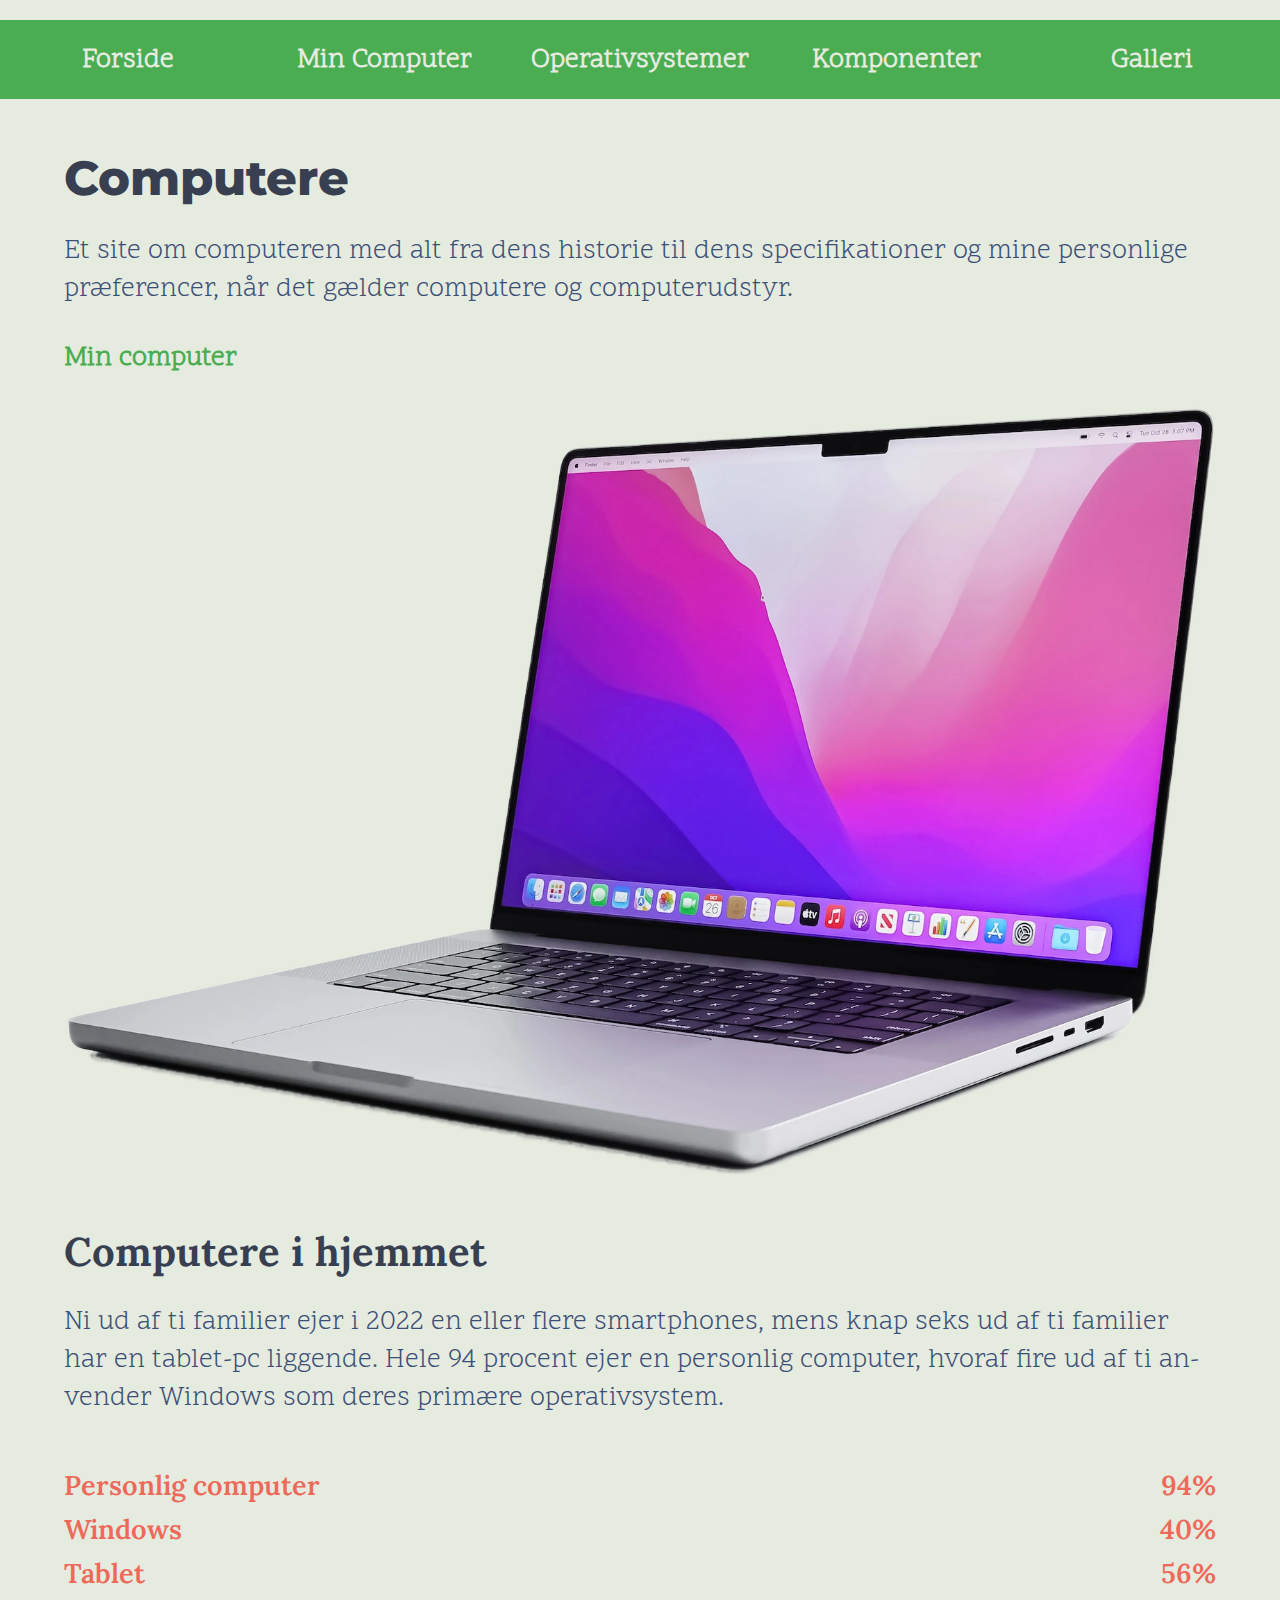
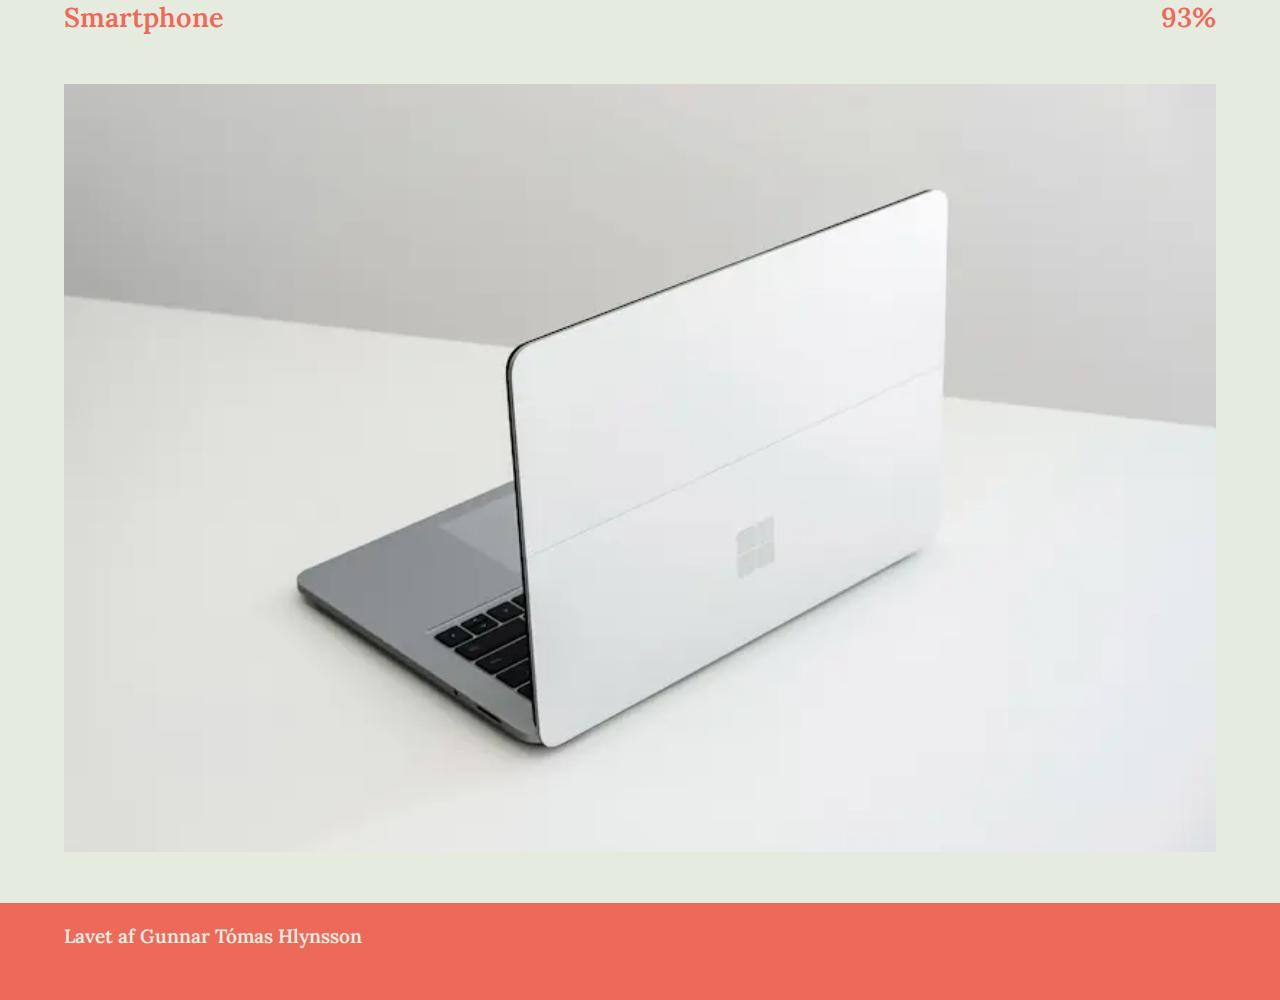
<file: index.html>
<!DOCTYPE html>
<html lang="da">
  <head>
    <meta charset="UTF-8" />
    <meta http-equiv="X-UA-Compatible" content="IE=edge" />
    <meta name="viewport" content="width=device-width, initial-scale=1.0" />
    <meta name="robots" content="noindex" />
    <link rel="stylesheet" href="stylesheet.css" />
    <link rel="preconnect" href="https://fonts.googleapis.com" />
    <link rel="preconnect" href="https://fonts.gstatic.com" crossorigin />
    <link
      href="https://fonts.googleapis.com/css2?family=Lora:ital,wght@0,400..700;1,400..700&family=Montserrat:ital,wght@0,100..900;1,100..900&family=Scope+One&display=swap"
      rel="stylesheet"
    />

    <title>Forside</title>
  </head>

  <body>
    <header>
      <nav>
        <ul>
          <li><a href="index.html">Forside</a></li>
          <li><a href="min_computer.html">Min Computer</a></li>
          <li><a href="operativsystemer.html">Operativsystemer</a></li>
          <li><a href="komponenter.html">Komponenter</a></li>
          <li><a href="galleri.html">Galleri</a></li>
        </ul>
      </nav>
    </header>
    <main>
      <h1>Computere</h1>
      <p>
        Et site om computeren med alt fra dens historie til dens specifikationer
        og mine personlige præferencer, når det gælder computere og
        computerudstyr.
      </p>
      <a href="min_computer.html">Min computer</a>
      <img src="imgs/computer-cutout.webp" alt="Billede" />
      <h2>Computere i hjemmet</h2>
      <p>
        Ni ud af ti familier ejer i 2022 en eller flere smartphones, mens knap
        seks ud af ti familier har en tablet-pc liggende. Hele 94 procent ejer
        en personlig computer, hvoraf fire ud af ti anvender Windows som deres
        primære operativsystem.
      </p>
      <dl>
        <dt>Personlig computer</dt>
        <dd>94%</dd>
        <dt>Windows</dt>
        <dd>40%</dd>
        <dt>Tablet</dt>
        <dd>56%</dd>
        <dt>Smartphone</dt>
        <dd>93%</dd>
      </dl>
      <img src="imgs/windows.webp" alt="Billede" />
    </main>
    <footer>
      <p>Lavet af Gunnar Tómas Hlynsson</p>
    </footer>
  </body>
</html>
</file>
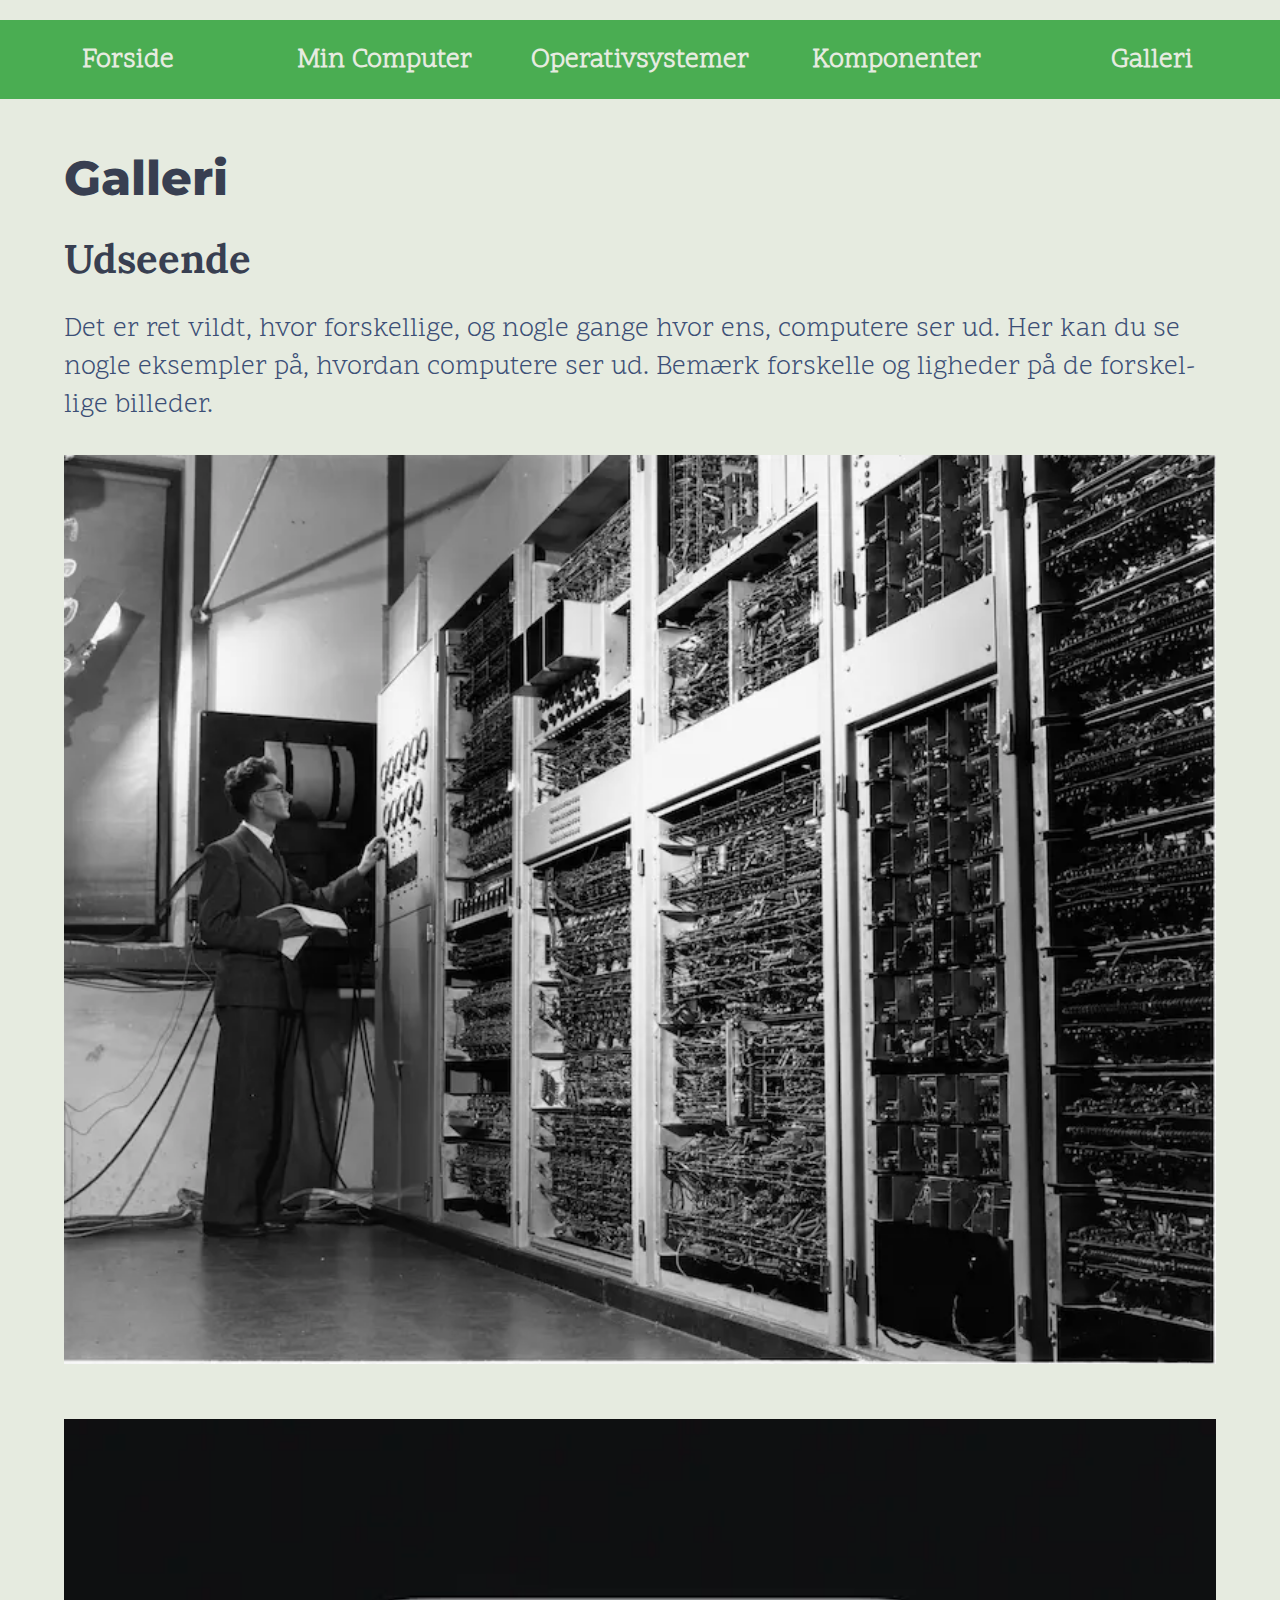
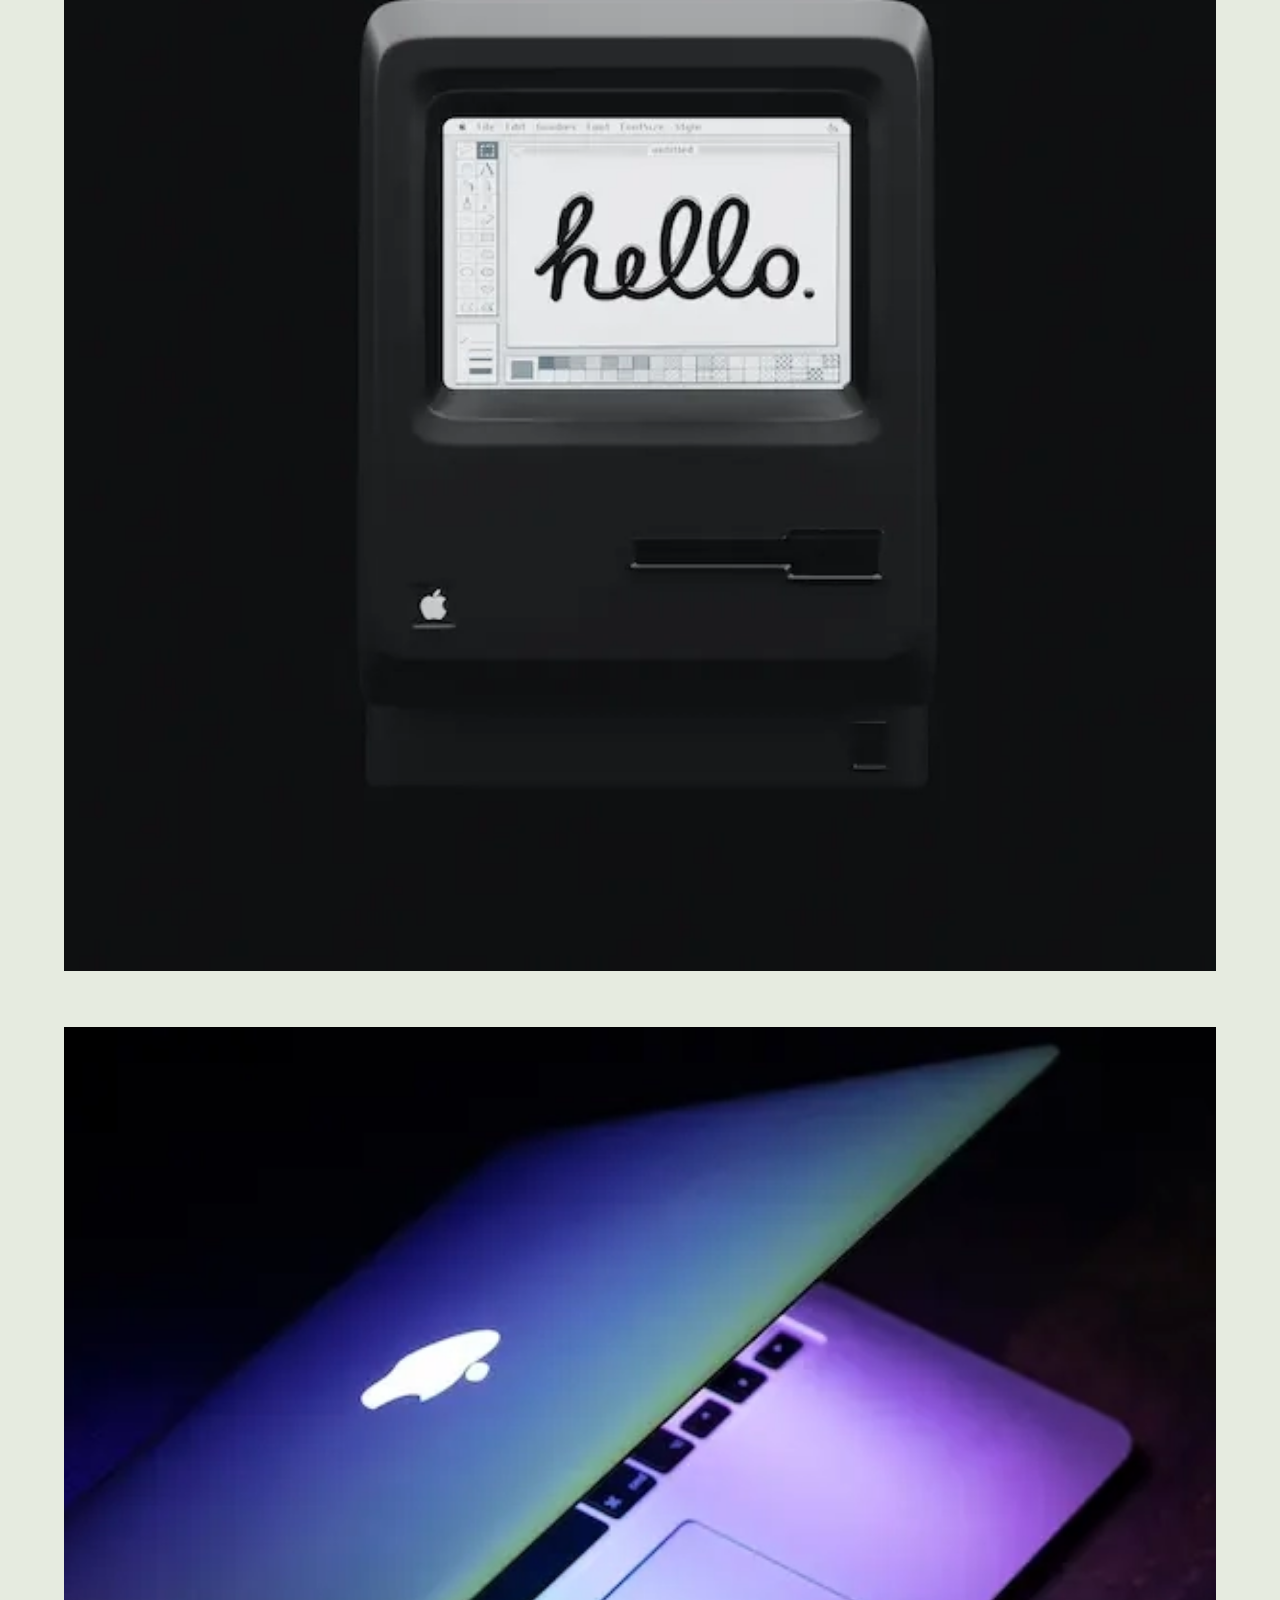
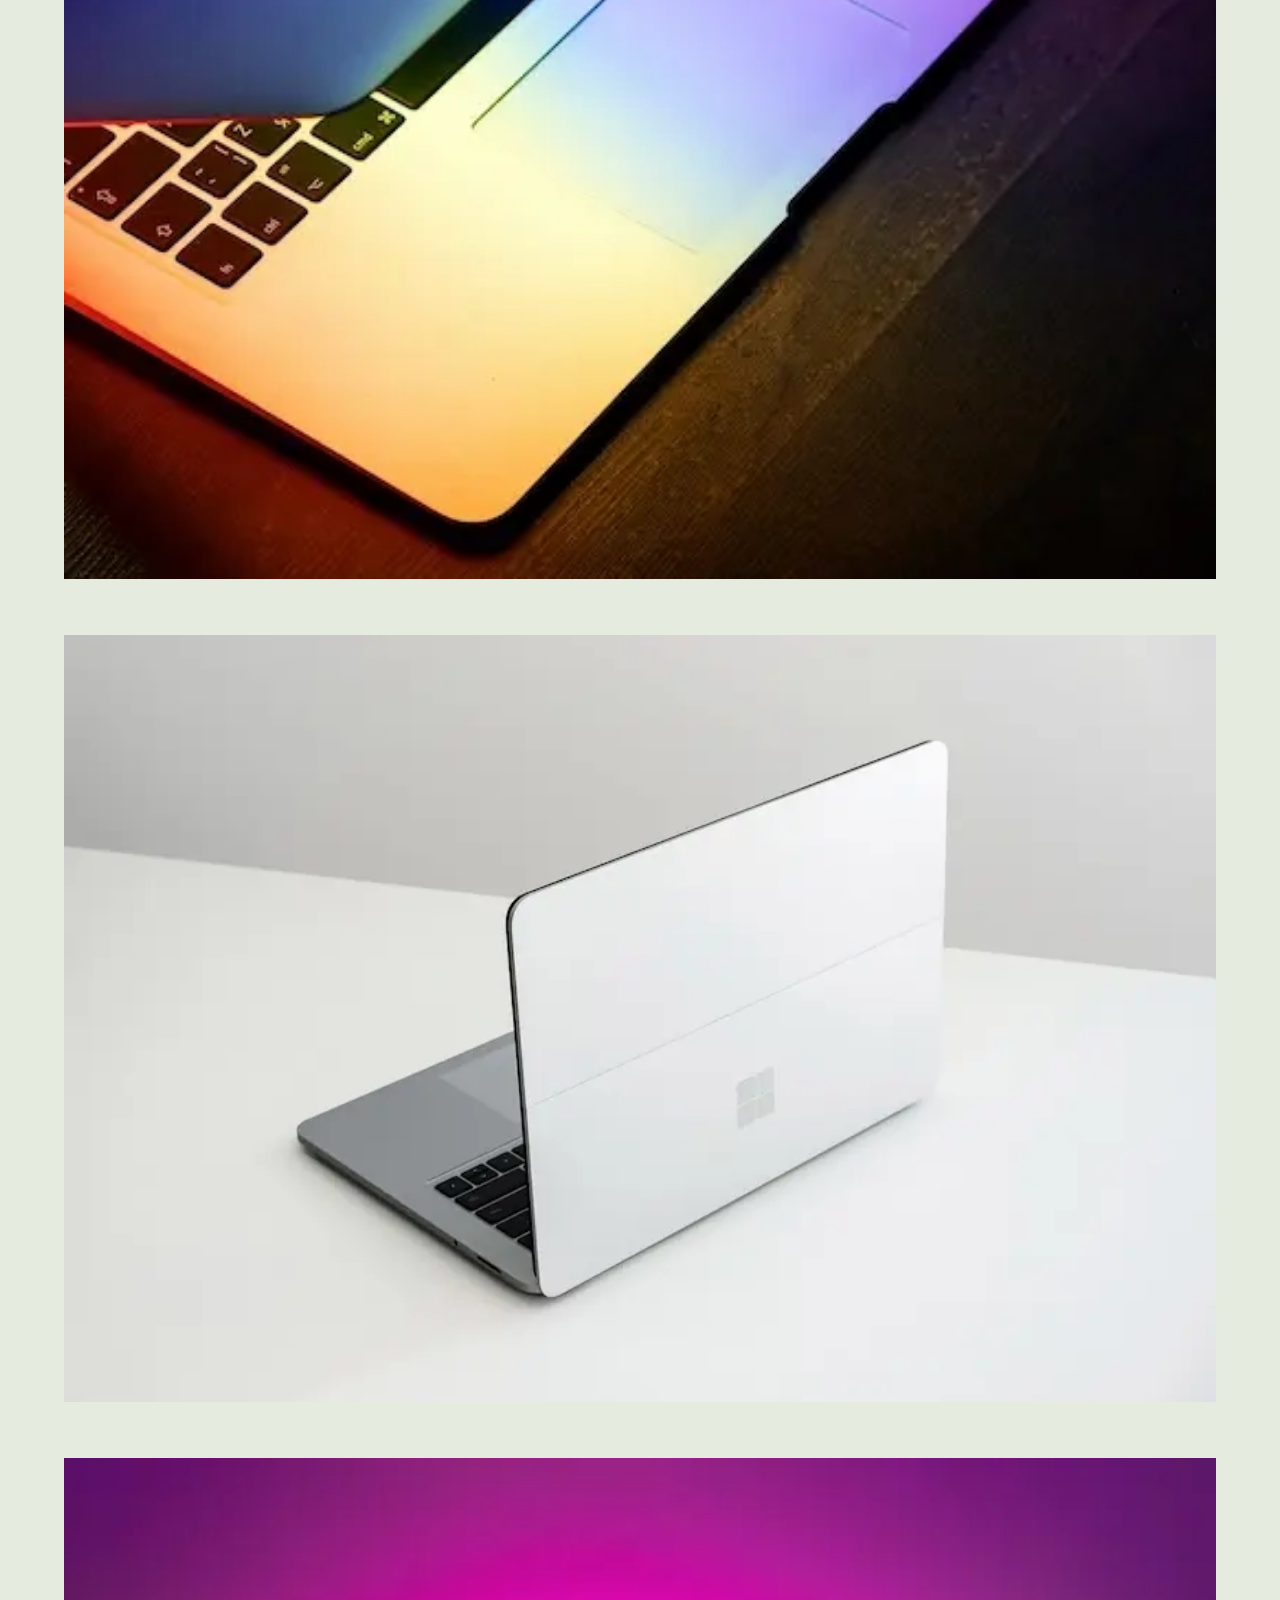
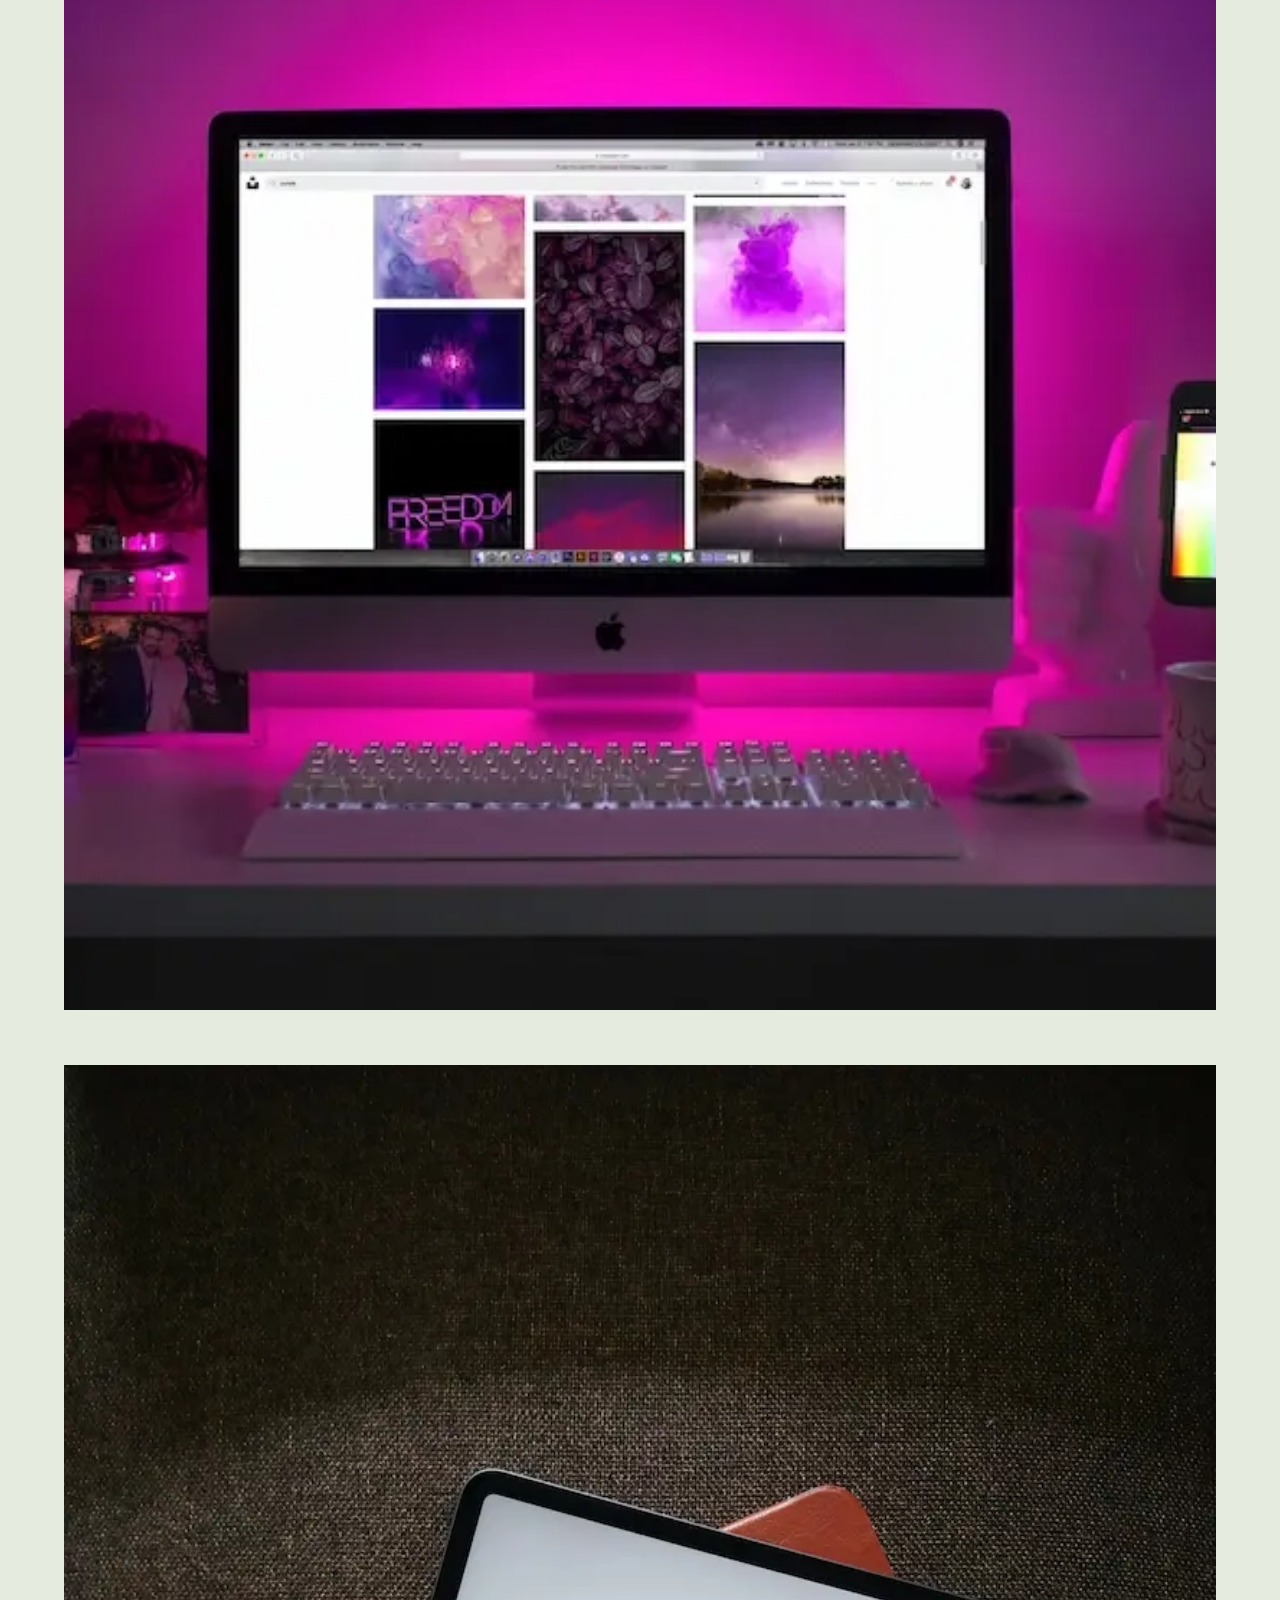
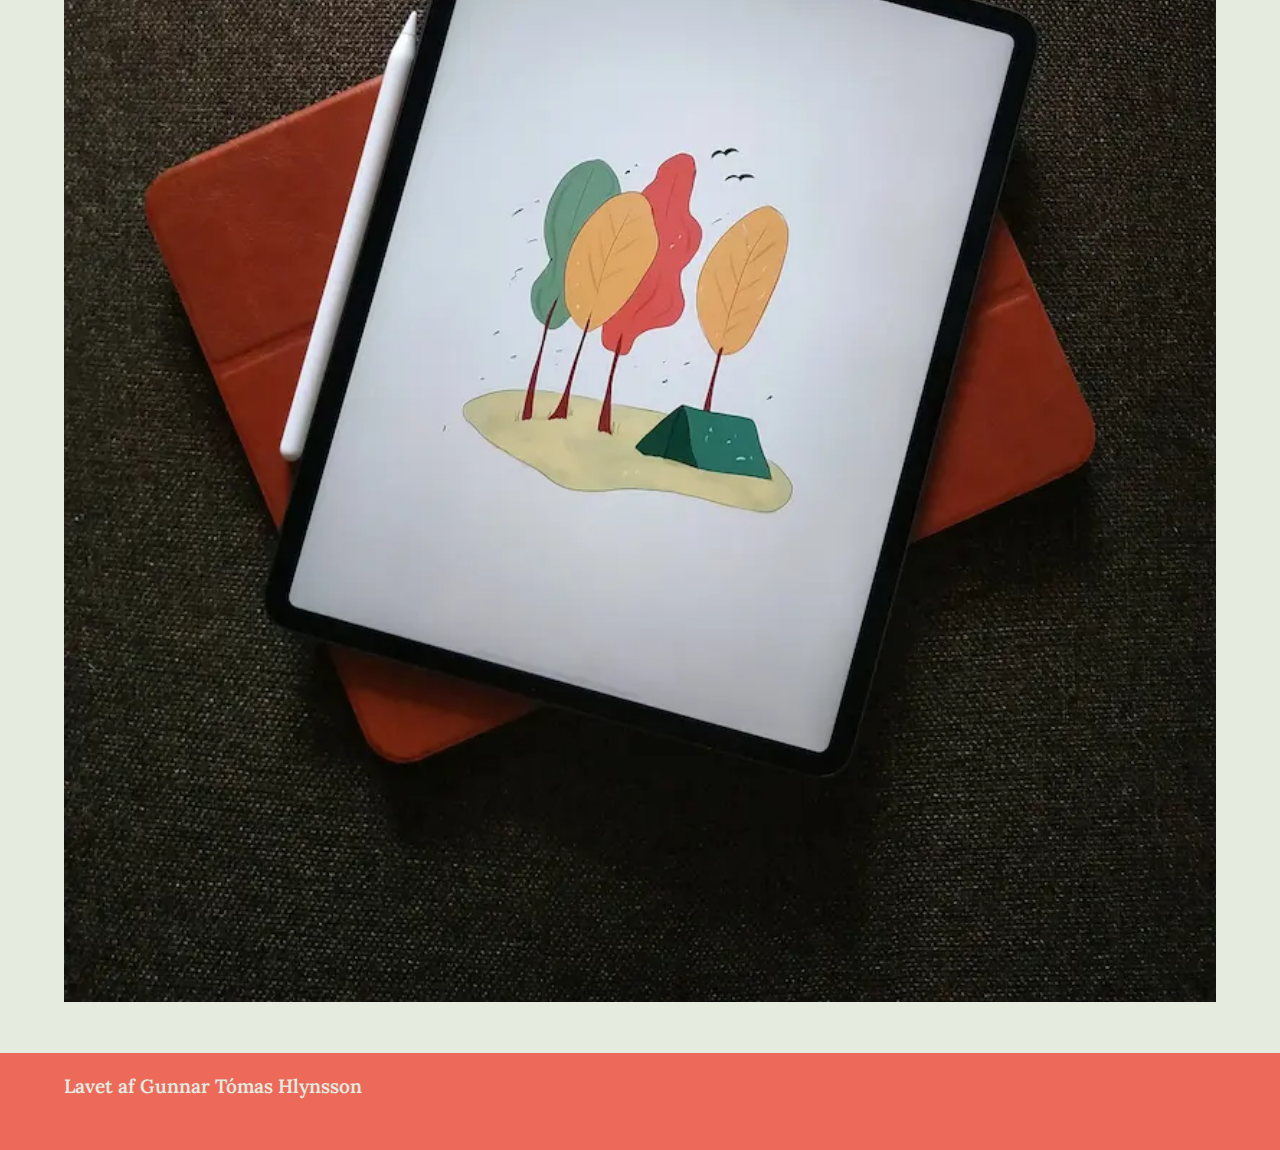
<file: galleri.html>
<!DOCTYPE html>
<html lang="da">
  <head>
    <meta charset="UTF-8" />
    <meta http-equiv="X-UA-Compatible" content="IE=edge" />
    <meta name="viewport" content="width=device-width, initial-scale=1.0" />
    <meta name="robots" content="noindex" />
    <link rel="stylesheet" href="stylesheet.css" />
    <link rel="preconnect" href="https://fonts.googleapis.com" />
    <link rel="preconnect" href="https://fonts.gstatic.com" crossorigin />
    <link
      href="https://fonts.googleapis.com/css2?family=Lora:ital,wght@0,400..700;1,400..700&family=Montserrat:ital,wght@0,100..900;1,100..900&family=Scope+One&display=swap"
      rel="stylesheet"
    />

    <title>Galleri</title>
  </head>
  <body>
    <header>
      <nav>
        <ul>
          <li><a href="index.html">Forside</a></li>
          <li><a href="min_computer.html">Min Computer</a></li>
          <li><a href="operativsystemer.html">Operativsystemer</a></li>
          <li><a href="komponenter.html">Komponenter</a></li>
          <li><a href="galleri.html">Galleri</a></li>
        </ul>
      </nav>
    </header>
    <main>
      <h1>Galleri</h1>
      <h2>Udseende</h2>
      <p>
        Det er ret vildt, hvor forskellige, og nogle gange hvor ens, computere
        ser ud. Her kan du se nogle eksempler på, hvordan computere ser ud.
        Bemærk forskelle og ligheder på de forskellige billeder.
      </p>
      <img src="imgs/computer-old.webp" alt="Billede" />
      <img src="imgs/galleri/apple-84.webp" alt="Billede" />
      <img src="imgs/galleri/macbook.webp" alt="Billede" />
      <img src="imgs/windows.webp" alt="Billede" />
      <img src="imgs/galleri/desktop-setup.webp" alt="Billede" />
      <img src="imgs/tablet.webp" alt="Billede" />
    </main>
    <footer>
      <p>Lavet af Gunnar Tómas Hlynsson</p>
    </footer>
  </body>
</html>
</file>
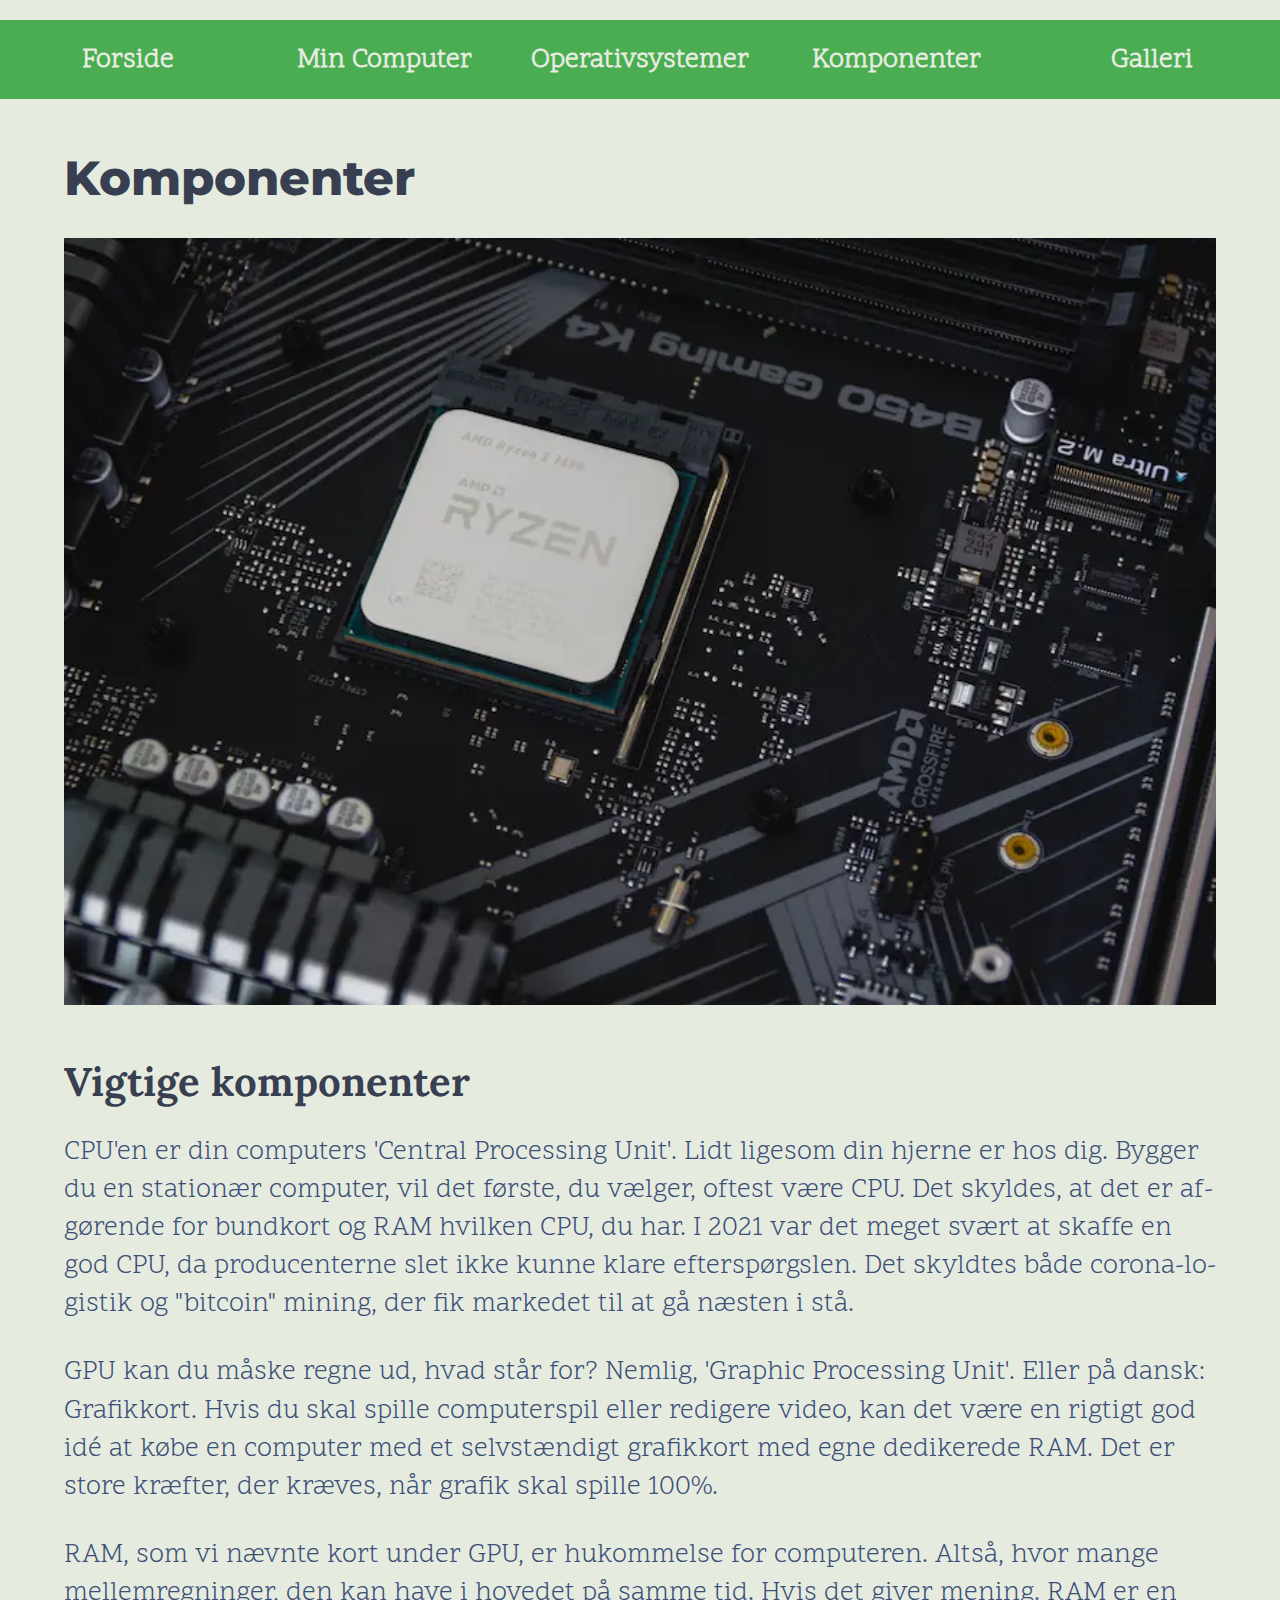
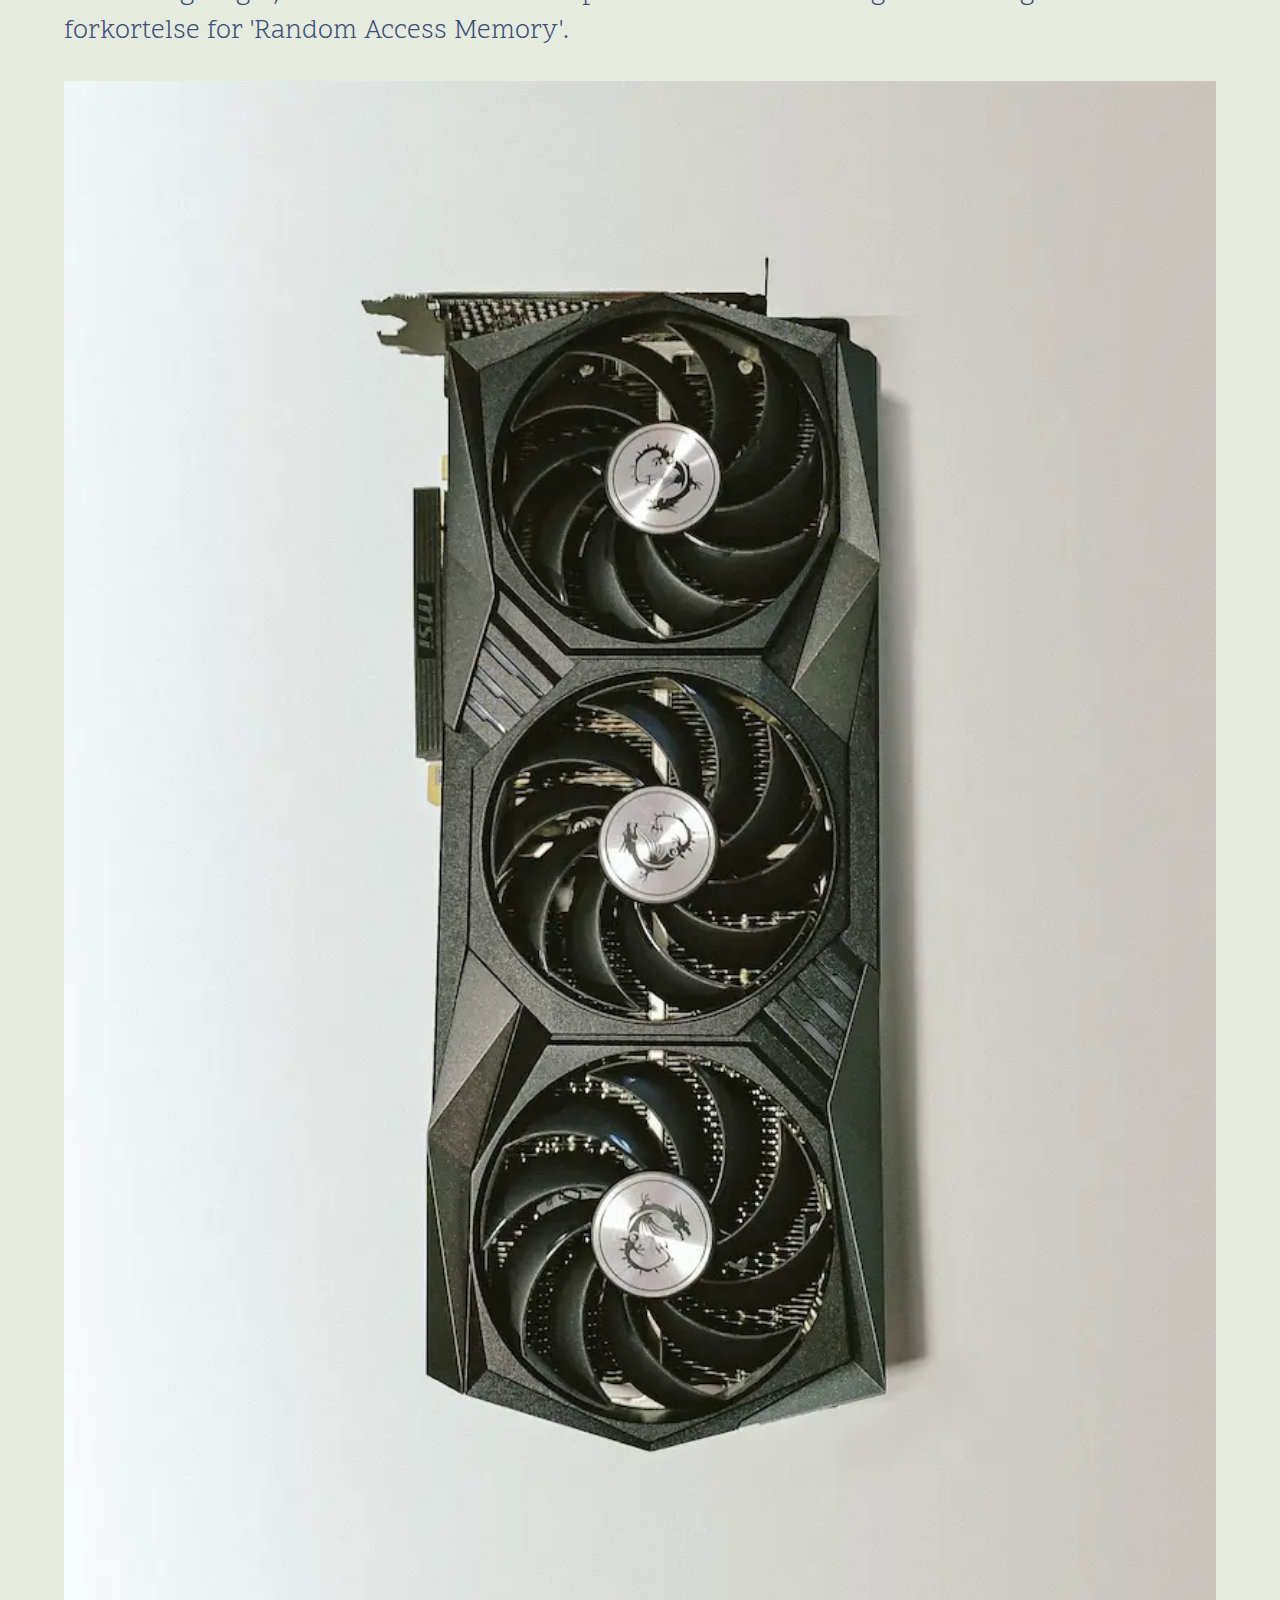
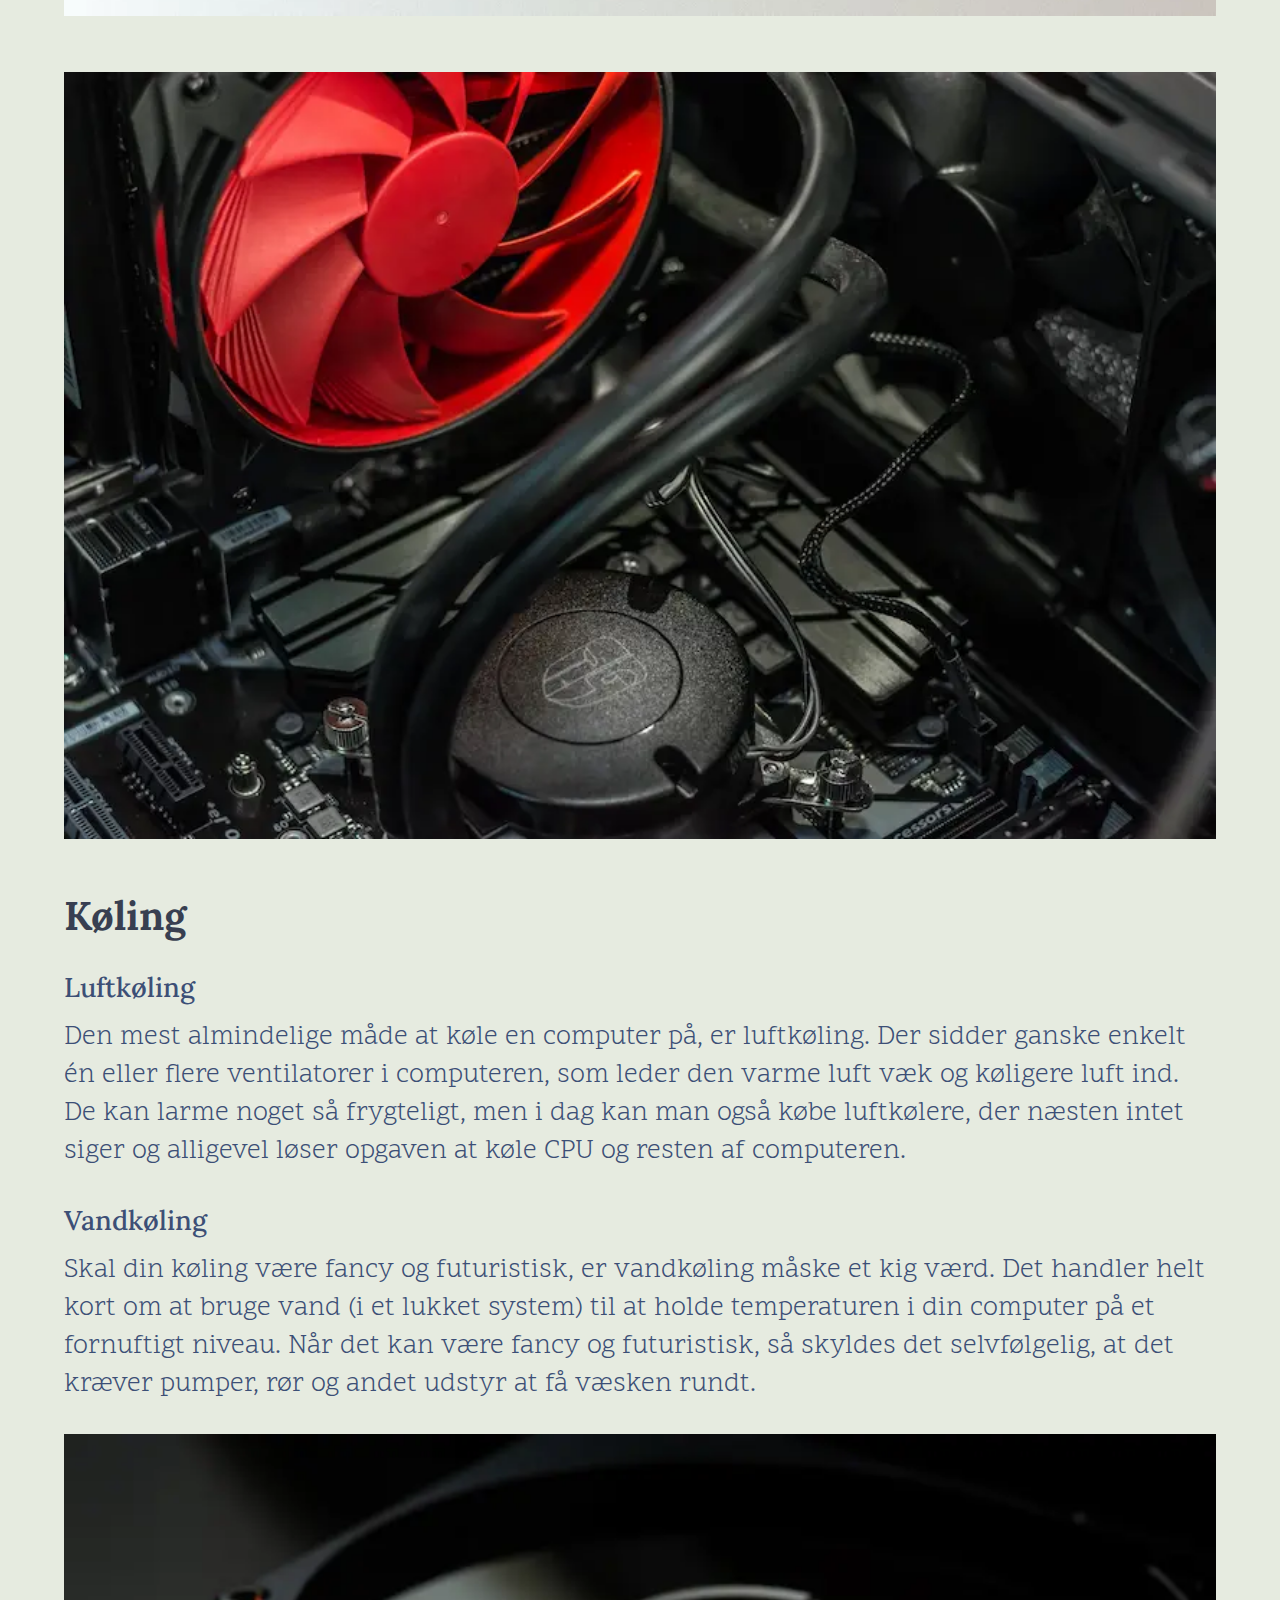
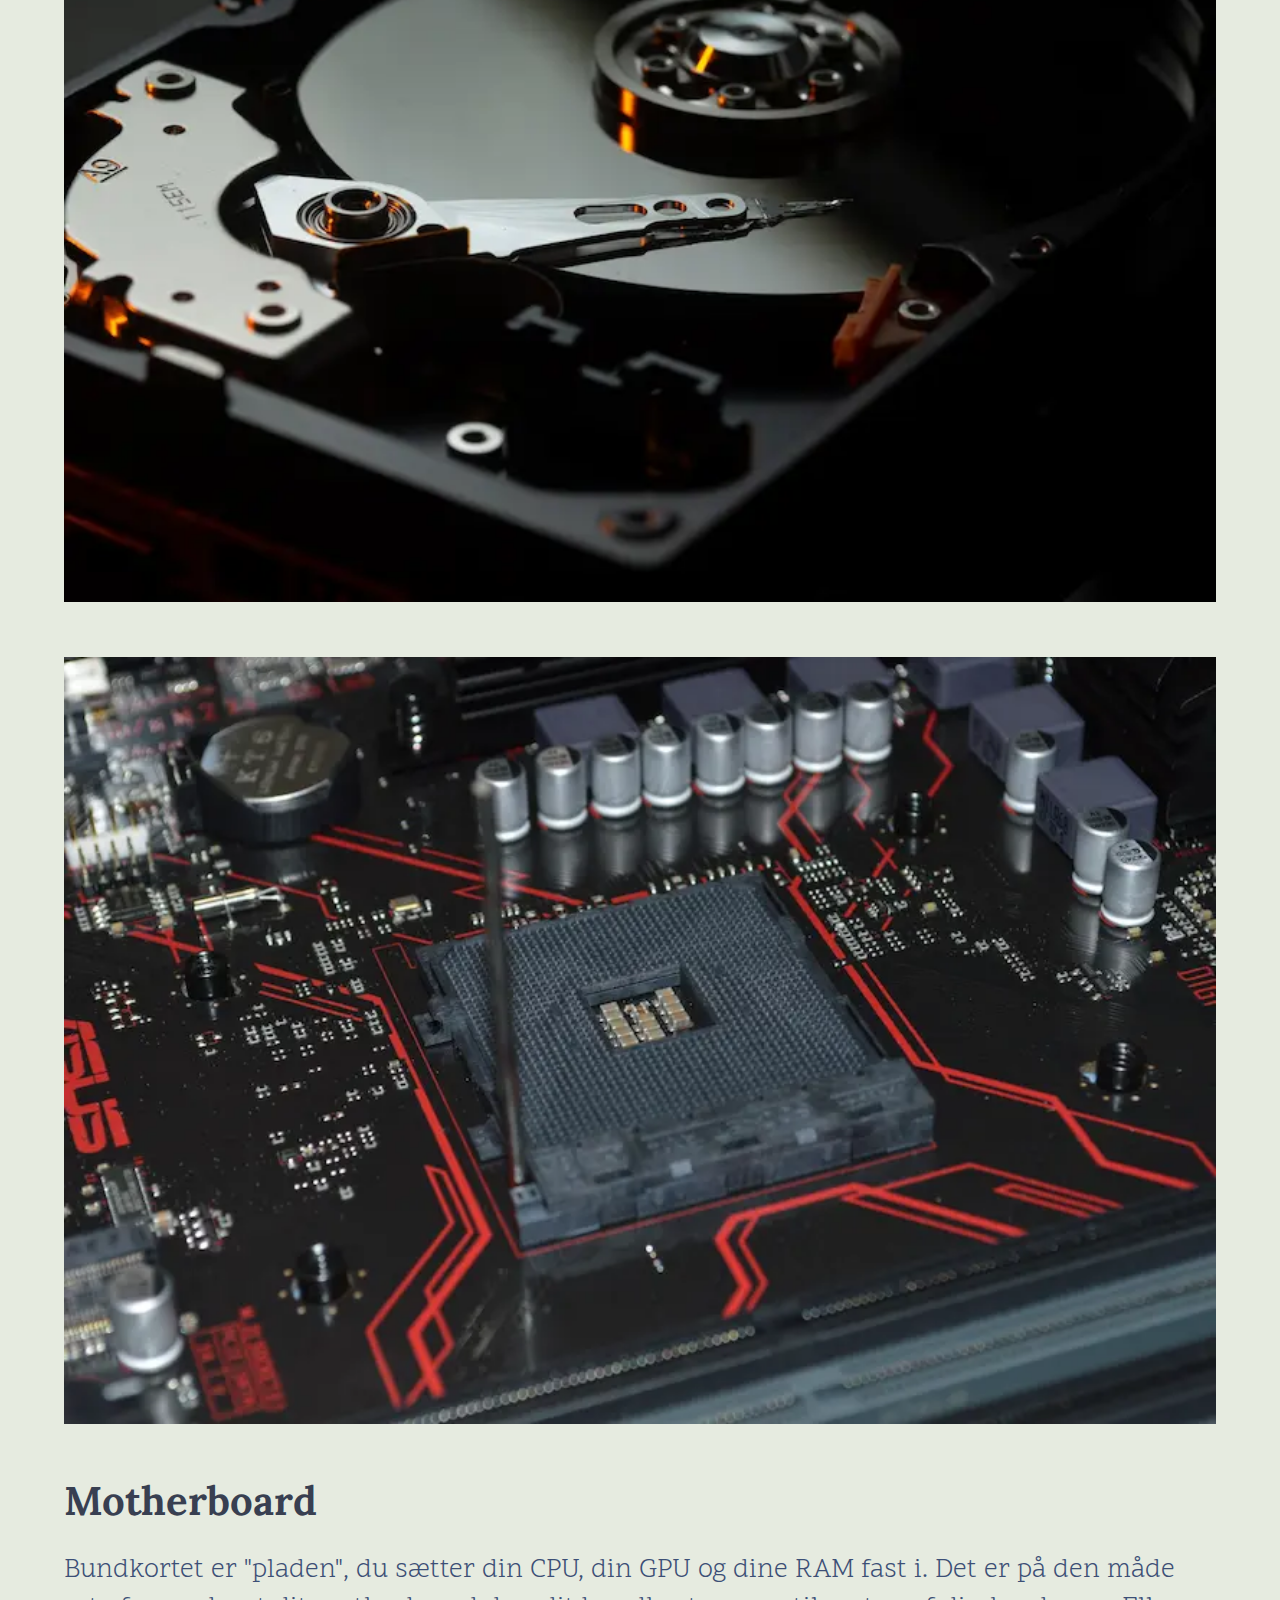
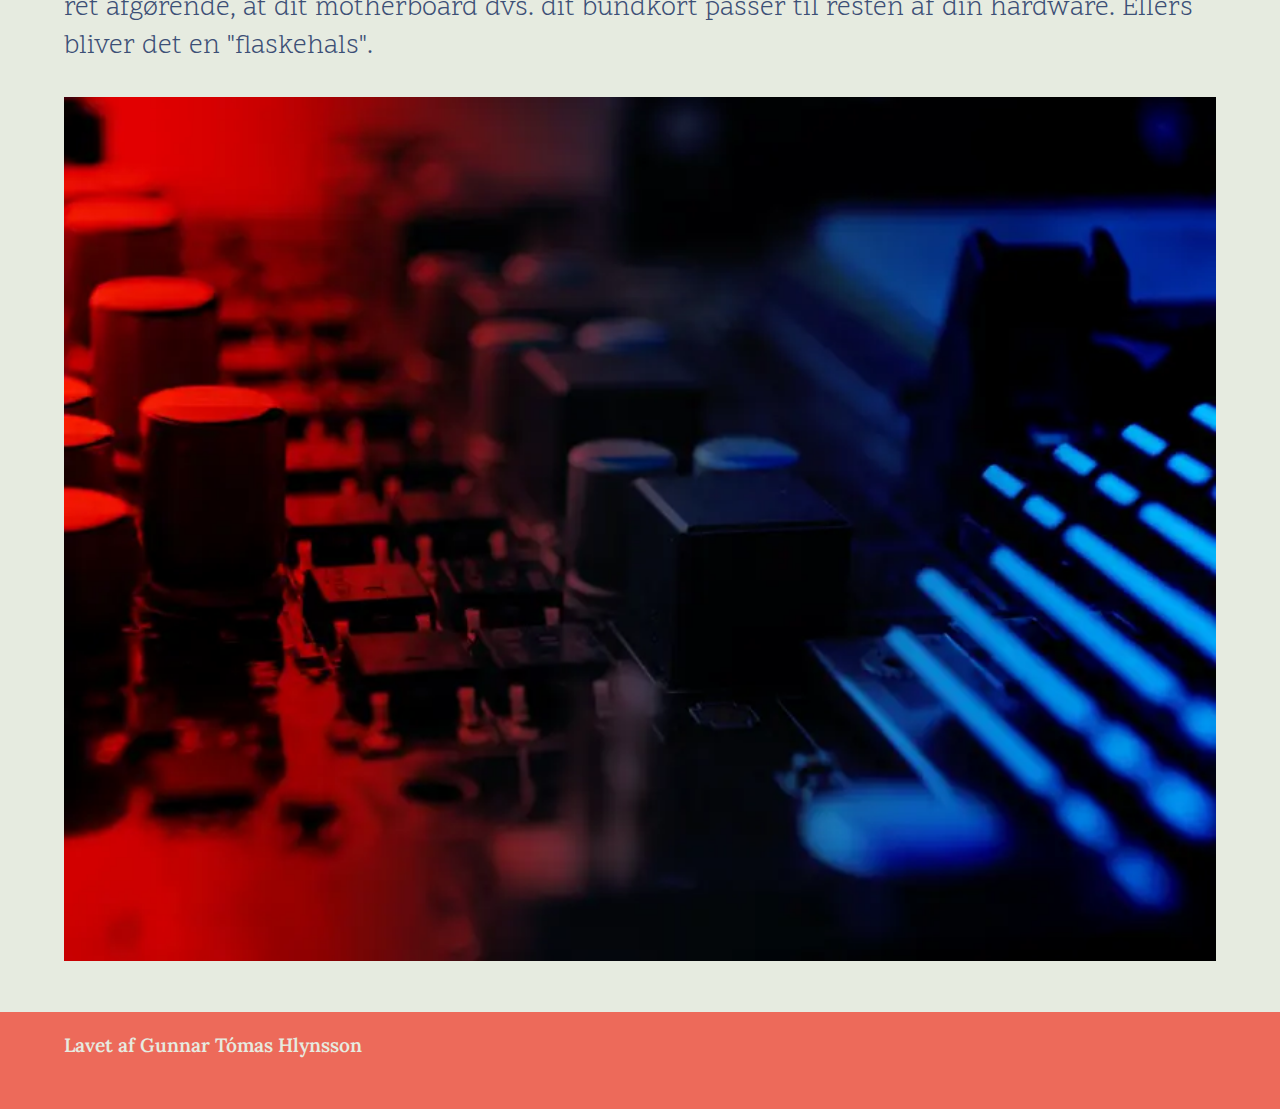
<file: komponenter.html>
<!DOCTYPE html>
<html lang="da">
  <head>
    <meta charset="UTF-8" />
    <meta http-equiv="X-UA-Compatible" content="IE=edge" />
    <meta name="viewport" content="width=device-width, initial-scale=1.0" />
    <meta name="robots" content="noindex" />
    <link rel="stylesheet" href="stylesheet.css" />
    <link rel="preconnect" href="https://fonts.googleapis.com" />
    <link rel="preconnect" href="https://fonts.gstatic.com" crossorigin />
    <link
      href="https://fonts.googleapis.com/css2?family=Lora:ital,wght@0,400..700;1,400..700&family=Montserrat:ital,wght@0,100..900;1,100..900&family=Scope+One&display=swap"
      rel="stylesheet"
    />

    <title>Komponenter</title>
  </head>
  <body>
    <header>
      <nav>
        <ul>
          <li><a href="index.html">Forside</a></li>
          <li><a href="min_computer.html">Min Computer</a></li>
          <li><a href="operativsystemer.html">Operativsystemer</a></li>
          <li><a href="komponenter.html">Komponenter</a></li>
          <li><a href="galleri.html">Galleri</a></li>
        </ul>
      </nav>
    </header>
    <main>
      <h1>Komponenter</h1>
      <img src="imgs/komponenter/processor.webp" alt="Billede" />
      <h2>Vigtige komponenter</h2>
      <p>
        CPU'en er din computers 'Central Processing Unit'. Lidt ligesom din
        hjerne er hos dig. Bygger du en stationær computer, vil det første, du
        vælger, oftest være CPU. Det skyldes, at det er afgørende for bundkort
        og RAM hvilken CPU, du har. I 2021 var det meget svært at skaffe en god
        CPU, da producenterne slet ikke kunne klare efterspørgslen. Det skyldtes
        både corona-logistik og "bitcoin" mining, der fik markedet til at gå
        næsten i stå.
      </p>
      <p>
        GPU kan du måske regne ud, hvad står for? Nemlig, 'Graphic Processing
        Unit'. Eller på dansk: Grafikkort. Hvis du skal spille computerspil
        eller redigere video, kan det være en rigtigt god idé at købe en
        computer med et selvstændigt grafikkort med egne dedikerede RAM. Det er
        store kræfter, der kræves, når grafik skal spille 100%.
      </p>
      <p>
        RAM, som vi nævnte kort under GPU, er hukommelse for computeren. Altså,
        hvor mange mellemregninger, den kan have i hovedet på samme tid. Hvis
        det giver mening. RAM er en forkortelse for 'Random Access Memory'.
      </p>
      <img src="imgs/komponenter/grafikkort.webp" alt="Billede" />
      <img src="imgs/komponenter/luft.webp" alt="Billede" />
      <h2>Køling</h2>
      <h3>Luftkøling</h3>
      <p>
        Den mest almindelige måde at køle en computer på, er luftkøling. Der
        sidder ganske enkelt én eller flere ventilatorer i computeren, som leder
        den varme luft væk og køligere luft ind. De kan larme noget så
        frygteligt, men i dag kan man også købe luftkølere, der næsten intet
        siger og alligevel løser opgaven at køle CPU og resten af computeren.
      </p>
      <h3>Vandkøling</h3>
      <p>
        Skal din køling være fancy og futuristisk, er vandkøling måske et kig
        værd. Det handler helt kort om at bruge vand (i et lukket system) til at
        holde temperaturen i din computer på et fornuftigt niveau. Når det kan
        være fancy og futuristisk, så skyldes det selvfølgelig, at det kræver
        pumper, rør og andet udstyr at få væsken rundt.
      </p>
      <img src="imgs/komponenter/vand.webp" alt="Billede" />
      <img src="imgs/komponenter/motherboard2.webp" alt="Billede" />
      <h2>Motherboard</h2>
      <p>
        Bundkortet er "pladen", du sætter din CPU, din GPU og dine RAM fast i.
        Det er på den måde ret afgørende, at dit motherboard dvs. dit bundkort
        passer til resten af din hardware. Ellers bliver det en "flaskehals".
      </p>
      <img src="imgs/komponenter/motherboard1.webp" alt="Billede" />
    </main>
    <footer>
      <p>Lavet af Gunnar Tómas Hlynsson</p>
    </footer>
  </body>
</html>
</file>
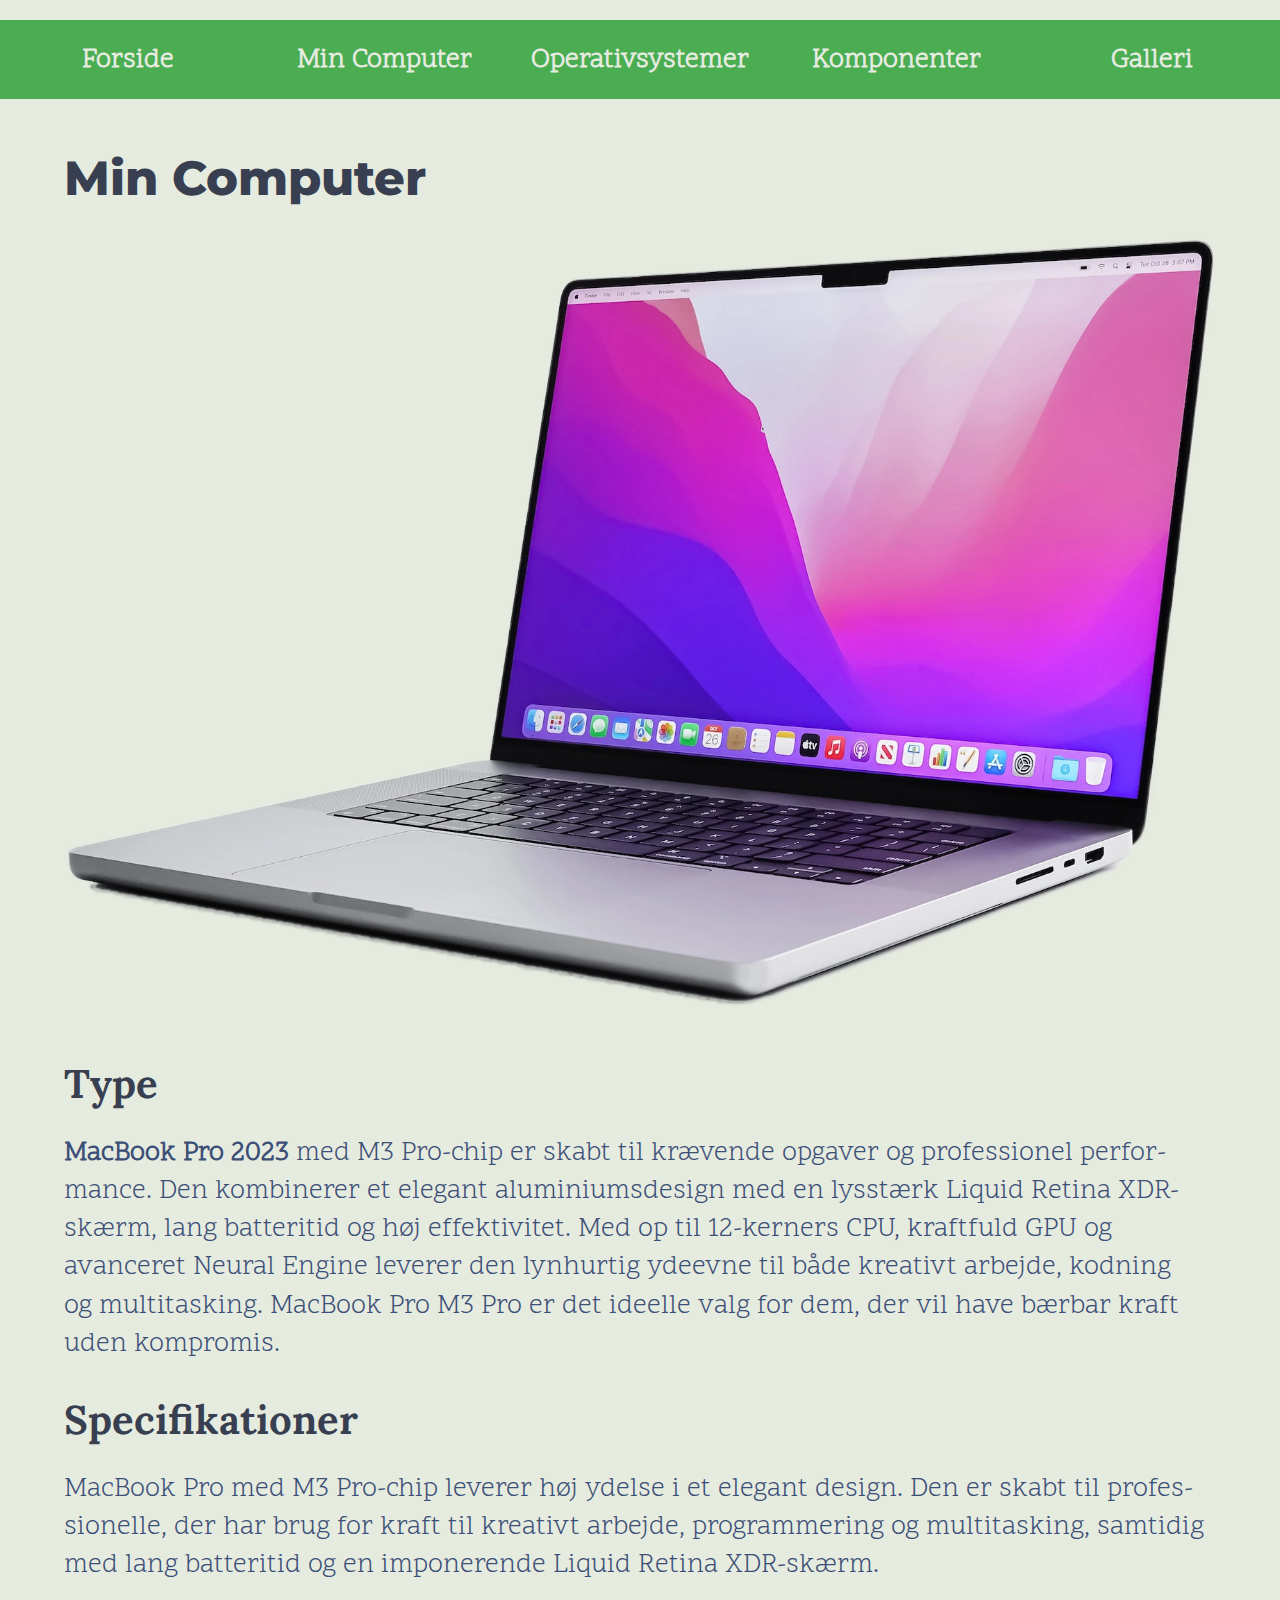
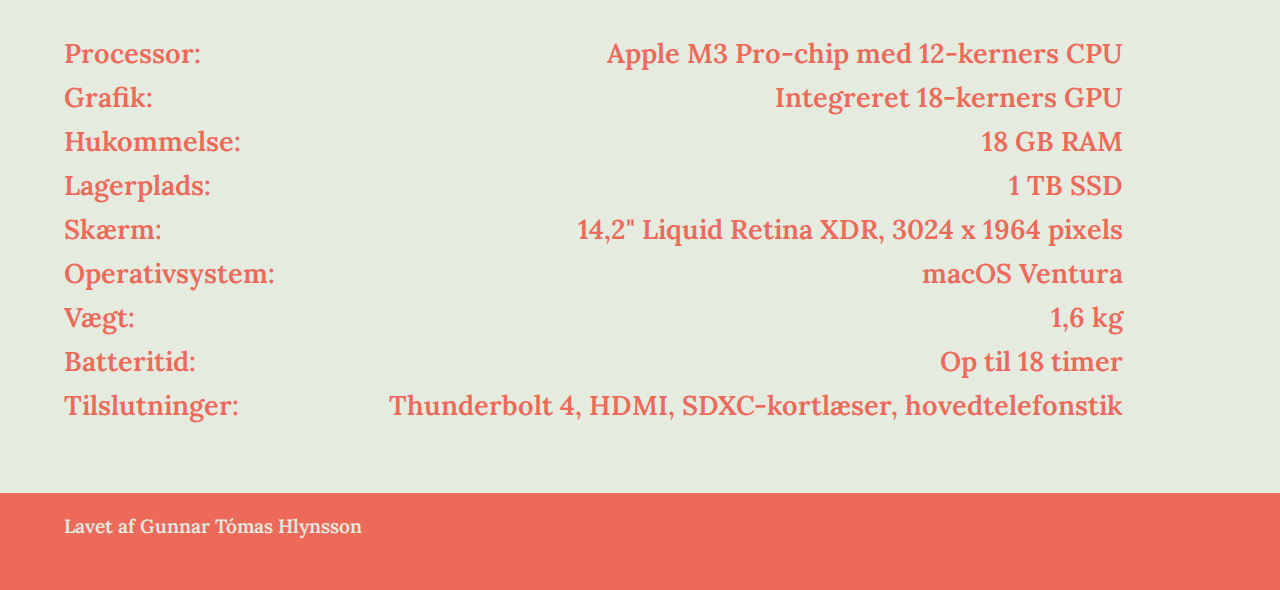
<file: min_computer.html>
<!DOCTYPE html>
<html lang="da">
  <head>
    <meta charset="UTF-8" />
    <meta http-equiv="X-UA-Compatible" content="IE=edge" />
    <meta name="viewport" content="width=device-width, initial-scale=1.0" />
    <meta name="robots" content="noindex" />
    <link rel="stylesheet" href="stylesheet.css" />
    <link rel="preconnect" href="https://fonts.googleapis.com" />
    <link rel="preconnect" href="https://fonts.gstatic.com" crossorigin />
    <link
      href="https://fonts.googleapis.com/css2?family=Lora:ital,wght@0,400..700;1,400..700&family=Montserrat:ital,wght@0,100..900;1,100..900&family=Scope+One&display=swap"
      rel="stylesheet"
    />

    <title>Min Computer</title>
  </head>
  <body>
    <header>
      <nav>
        <ul>
          <li><a href="index.html">Forside</a></li>
          <li><a href="min_computer.html">Min Computer</a></li>
          <li><a href="operativsystemer.html">Operativsystemer</a></li>
          <li><a href="komponenter.html">Komponenter</a></li>
          <li><a href="galleri.html">Galleri</a></li>
        </ul>
      </nav>
    </header>
    <main>
      <h1>Min Computer</h1>
      <img src="imgs/computer-cutout.webp" alt="Billede" />
      <h2>Type</h2>
      <p>
        <strong>MacBook Pro 2023</strong> med M3 Pro-chip er skabt til krævende
        opgaver og professionel performance. Den kombinerer et elegant
        aluminiumsdesign med en lysstærk Liquid Retina XDR-skærm, lang
        batteritid og høj effektivitet. Med op til 12-kerners CPU, kraftfuld GPU
        og avanceret Neural Engine leverer den lynhurtig ydeevne til både
        kreativt arbejde, kodning og multitasking. MacBook Pro M3 Pro er det
        ideelle valg for dem, der vil have bærbar kraft uden kompromis.
      </p>
      <h2>Specifikationer</h2>
      <p>
        MacBook Pro med M3 Pro-chip leverer høj ydelse i et elegant design. Den
        er skabt til professionelle, der har brug for kraft til kreativt
        arbejde, programmering og multitasking, samtidig med lang batteritid og
        en imponerende Liquid Retina XDR-skærm.
      </p>
      <div class="specs-list">
        <dl>
          <dt>Processor:</dt>
          <dd>Apple M3 Pro-chip med 12-kerners CPU</dd>
          <dt>Grafik:</dt>
          <dd>Integreret 18-kerners GPU</dd>
          <dt>Hukommelse:</dt>
          <dd>18 GB RAM</dd>
          <dt>Lagerplads:</dt>
          <dd>1 TB SSD</dd>
          <dt>Skærm:</dt>
          <dd>14,2" Liquid Retina XDR, 3024 x 1964 pixels</dd>
          <dt>Operativsystem:</dt>
          <dd>macOS Ventura</dd>
          <dt>Vægt:</dt>
          <dd>1,6 kg</dd>
          <dt>Batteritid:</dt>
          <dd>Op til 18 timer</dd>
          <dt>Tilslutninger:</dt>
          <dd>Thunderbolt 4, HDMI, SDXC-kortlæser, hovedtelefonstik</dd>
        </dl>
      </div>
    </main>
    <footer>
      <p>Lavet af Gunnar Tómas Hlynsson</p>
    </footer>
  </body>
</html>
</file>
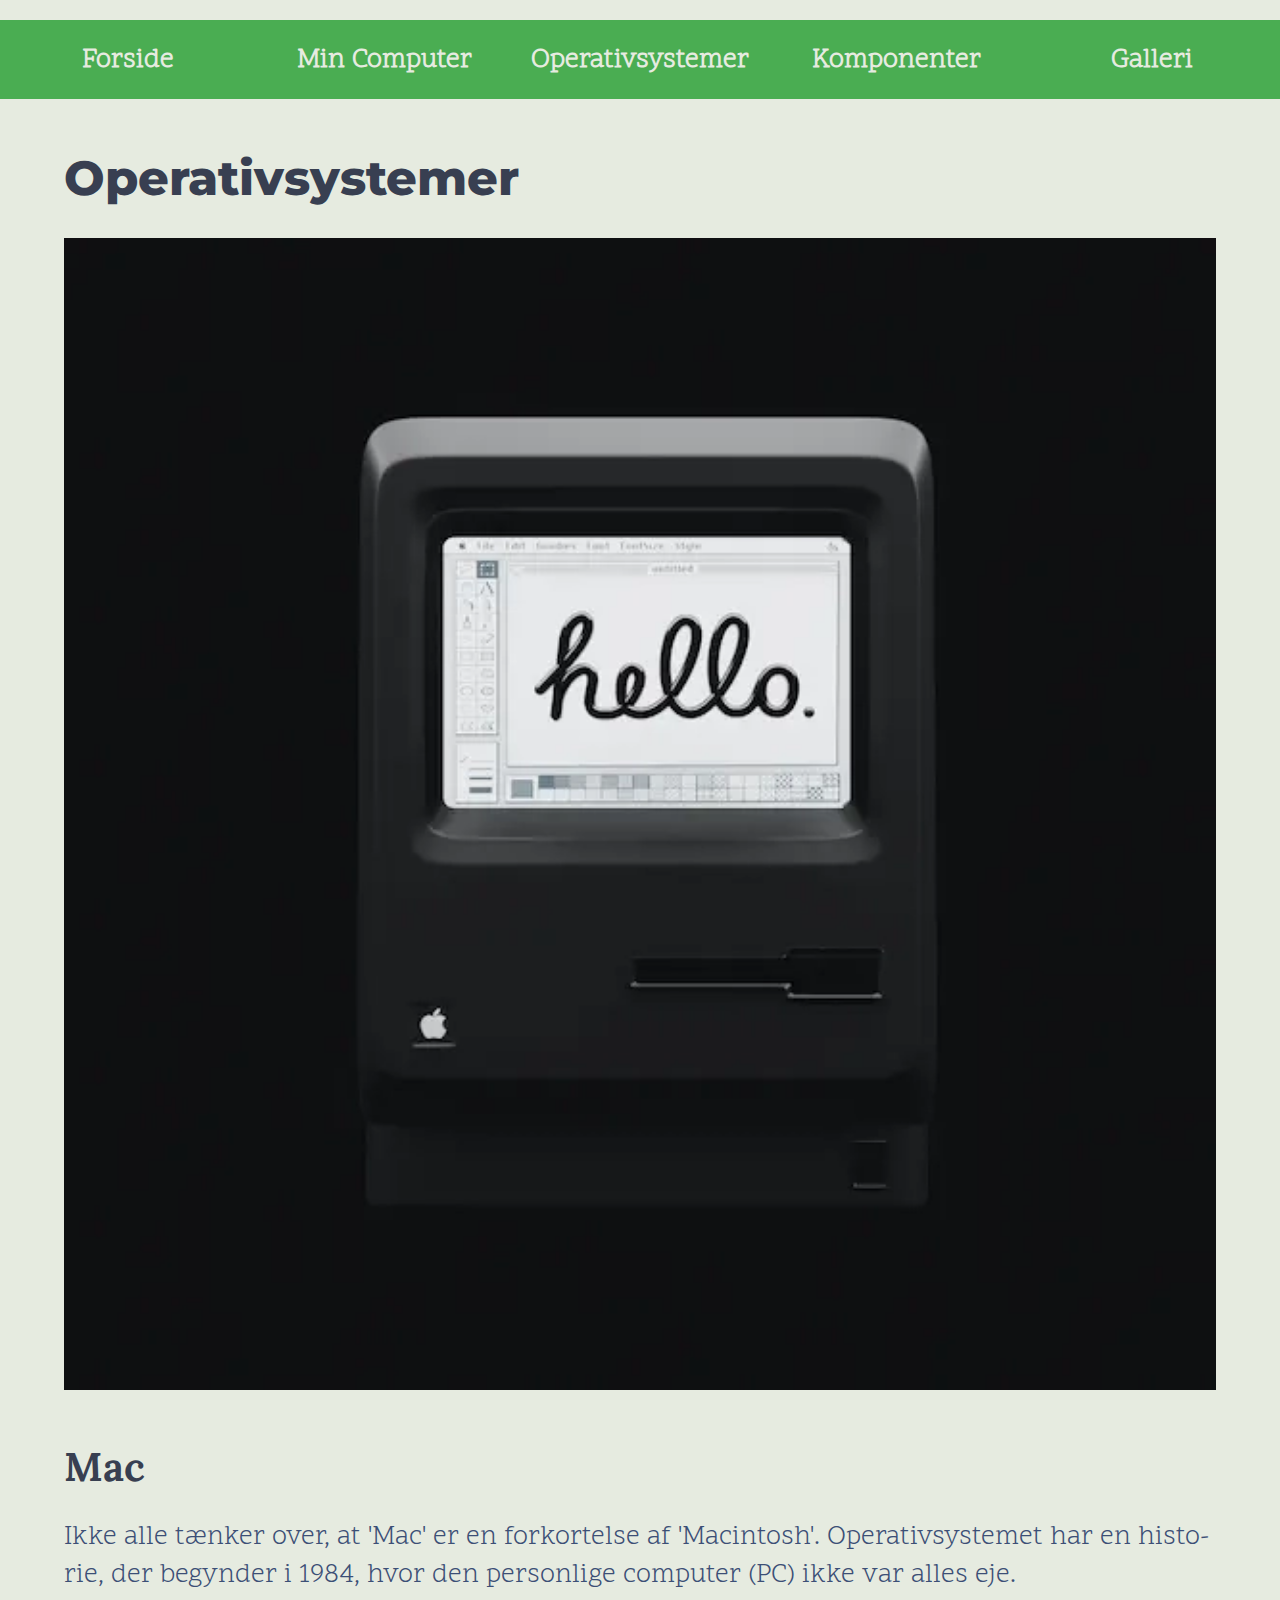
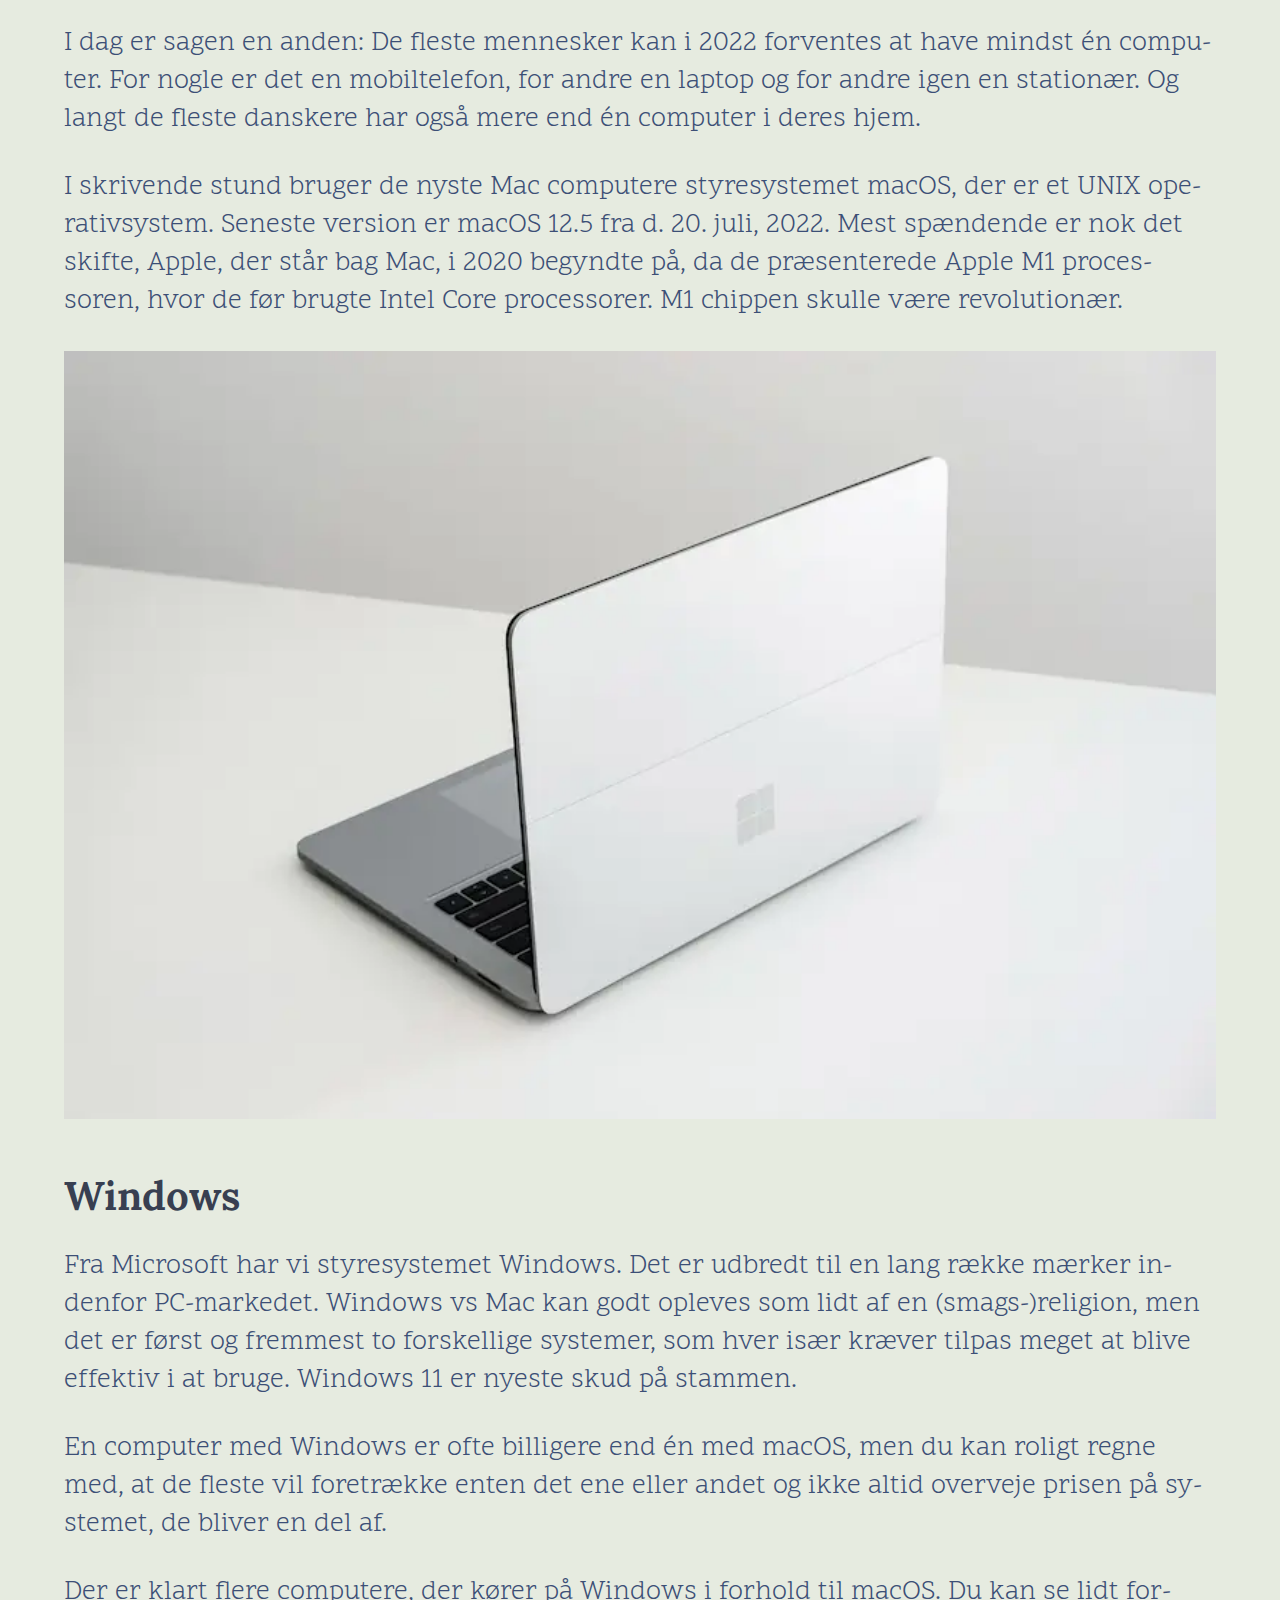
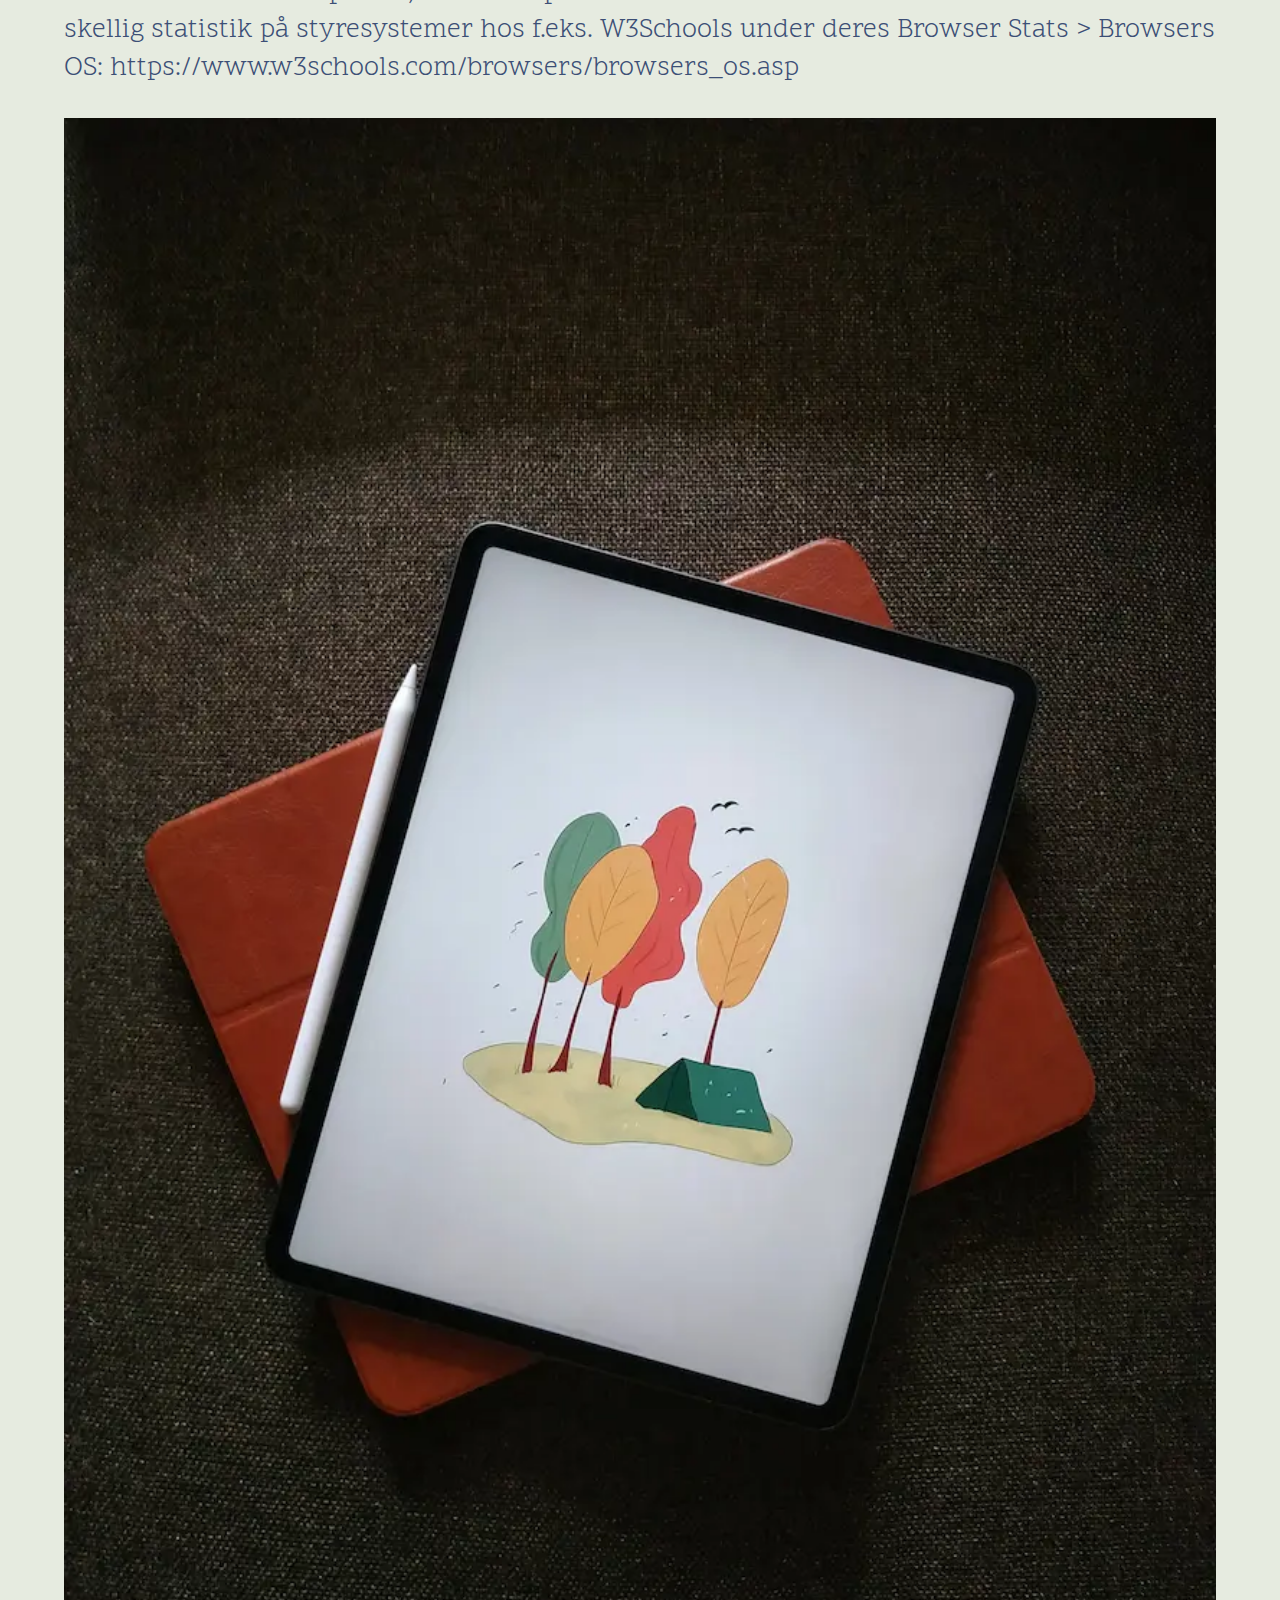
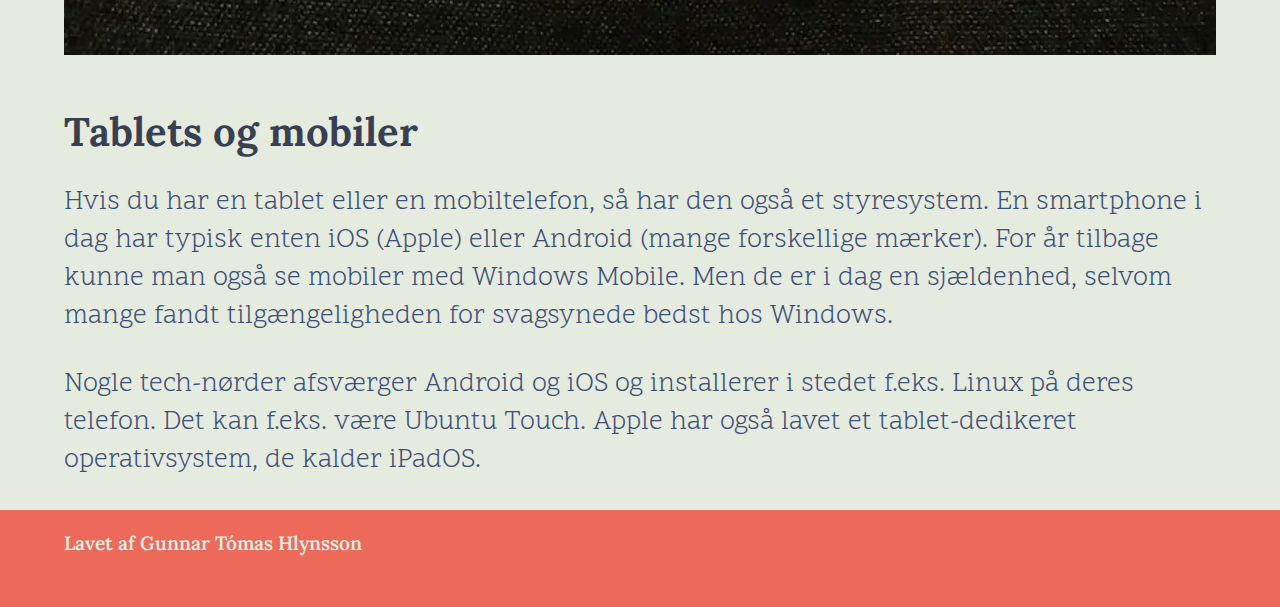
<file: operativsystemer.html>
<!DOCTYPE html>
<html lang="da">
  <head>
    <meta charset="UTF-8" />
    <meta http-equiv="X-UA-Compatible" content="IE=edge" />
    <meta name="viewport" content="width=device-width, initial-scale=1.0" />
    <meta name="robots" content="noindex" />
    <link rel="stylesheet" href="stylesheet.css" />
    <link rel="preconnect" href="https://fonts.googleapis.com" />
    <link rel="preconnect" href="https://fonts.gstatic.com" crossorigin />
    <link
      href="https://fonts.googleapis.com/css2?family=Lora:ital,wght@0,400..700;1,400..700&family=Montserrat:ital,wght@0,100..900;1,100..900&family=Scope+One&display=swap"
      rel="stylesheet"
    />

    <title>Operativsystemer</title>
  </head>
  <body>
    <header>
      <nav>
        <ul>
          <li><a href="index.html">Forside</a></li>
          <li><a href="min_computer.html">Min Computer</a></li>
          <li><a href="operativsystemer.html">Operativsystemer</a></li>
          <li><a href="komponenter.html">Komponenter</a></li>
          <li><a href="galleri.html">Galleri</a></li>
        </ul>
      </nav>
    </header>
    <main>
      <h1>Operativsystemer</h1>
      <img src="imgs/galleri/apple-84.webp" alt="Billede" />
      <h2>Mac</h2>
      <p>
        Ikke alle tænker over, at 'Mac' er en forkortelse af 'Macintosh'.
        Operativsystemet har en historie, der begynder i 1984, hvor den
        personlige computer (PC) ikke var alles eje.
      </p>
      <p>
        I dag er sagen en anden: De fleste mennesker kan i 2022 forventes at
        have mindst én computer. For nogle er det en mobiltelefon, for andre en
        laptop og for andre igen en stationær. Og langt de fleste danskere har
        også mere end én computer i deres hjem.
      </p>
      <p>
        I skrivende stund bruger de nyste Mac computere styresystemet macOS, der
        er et UNIX operativsystem. Seneste version er macOS 12.5 fra d. 20.
        juli, 2022. Mest spændende er nok det skifte, Apple, der står bag Mac, i
        2020 begyndte på, da de præsenterede Apple M1 processoren, hvor de før
        brugte Intel Core processorer. M1 chippen skulle være revolutionær.
      </p>
      <img src="imgs/windows.webp" alt="Billede" />
      <h2>Windows</h2>
      <p>
        Fra Microsoft har vi styresystemet Windows. Det er udbredt til en lang
        række mærker indenfor PC-markedet. Windows vs Mac kan godt opleves som
        lidt af en (smags-)religion, men det er først og fremmest to forskellige
        systemer, som hver især kræver tilpas meget at blive effektiv i at
        bruge. Windows 11 er nyeste skud på stammen.
      </p>
      <p>
        En computer med Windows er ofte billigere end én med macOS, men du kan
        roligt regne med, at de fleste vil foretrække enten det ene eller andet
        og ikke altid overveje prisen på systemet, de bliver en del af.
      </p>
      <p>
        Der er klart flere computere, der kører på Windows i forhold til macOS.
        Du kan se lidt forskellig statistik på styresystemer hos f.eks.
        W3Schools under deres Browser Stats > Browsers OS:
        https://www.w3schools.com/browsers/browsers_os.asp
      </p>
      <img src="imgs/tablet.webp" alt="Billede" />
      <h2>Tablets og mobiler</h2>
      <p>
        Hvis du har en tablet eller en mobiltelefon, så har den også et
        styresystem. En smartphone i dag har typisk enten iOS (Apple) eller
        Android (mange forskellige mærker). For år tilbage kunne man også se
        mobiler med Windows Mobile. Men de er i dag en sjældenhed, selvom mange
        fandt tilgængeligheden for svagsynede bedst hos Windows.
      </p>
      <p>
        Nogle tech-nørder afsværger Android og iOS og installerer i stedet
        f.eks. Linux på deres telefon. Det kan f.eks. være Ubuntu Touch. Apple
        har også lavet et tablet-dedikeret operativsystem, de kalder iPadOS.
      </p>
    </main>
    <footer>
      <p>Lavet af Gunnar Tómas Hlynsson</p>
    </footer>
  </body>
</html>
</file>
<file: stylesheet.css>
/*************** Reset *********************/
* {
  margin: 0;
  padding: 0;
  box-sizing: border-box;
  overflow-wrap: break-word;
  hyphens: auto;
}
img {
  width: 100%;
  height: auto;
  display: block;
  padding-left: clamp(10px, 5vw, 80px);
  padding-right: clamp(10px, 5vw, 80px);
  padding-bottom: clamp(10px, 2vw, 40px);
  margin-bottom: clamp(10px, 2vw, 50px);
  margin-top: clamp(10px, 4vw, 30px);
}
main {
  margin-left: clamp(10px, calc(2vw+1vw * 5vw), 400px);
  margin-right: clamp(10px, calc(2vw+1vw * 5vw), 400px);
}

/*************** Titler *********************/
h1 {
  font-family: "Montserrat", sans-serif;
  font-weight: 800;
  font-size: clamp(1rem, 2rem + 2vw, 3rem);
  line-height: 1.2;
  color: #383f51;
  margin: auto;
  padding-left: clamp(10px, 5vw, 80px);
  padding-right: clamp(10px, 5vw, 80px);
  margin-bottom: clamp(10px, 2vw, 50px);
  margin-top: clamp(30px, 4vw, 80px);
}
h2 {
  font-family: "lora", serif;
  font-weight: 670;
  font-style: normal;
  font-size: clamp(1.5rem, 1rem + 2vw, 2.5rem);
  color: #383f51;
  line-height: 1.3;
  padding-left: clamp(10px, 5vw, 80px);
  padding-right: clamp(10px, 5vw, 80px);
  margin-bottom: clamp(10px, 2vw, 50px);
}
h3 {
  font-family: "lora", serif;
  font-weight: 500;
  font-style: normal;
  color: #3c4f76;
  font-size: clamp(1.25rem, 0.9rem + 1vw, 1.75rem);
  line-height: 1.4;
  padding-left: clamp(10px, 5vw, 80px);
  padding-right: clamp(10px, 5vw, 80px);
  margin-bottom: clamp(5px, 1vw, 30px);
}
/*************** Main Text *******************/
p {
  font-family: "Scope One", serif;
  font-size: clamp(1.25rem, 0.9rem + 1vw, 1.75rem);
  line-height: 1.4;
  text-wrap: pretty;
  color: #3c4f76;
  padding-left: clamp(10px, 5vw, 80px);
  padding-right: clamp(10px, 5vw, 80px);
  margin-bottom: clamp(10px, 3vw, 30px);
}
a {
  text-decoration: solid;
  font-weight: bold;
  color: #4aad52;
  font-size: clamp(1.25rem, 0.9rem + 1vw, 1.75rem);
  padding-left: clamp(10px, 5vw, 80px);
  padding-right: clamp(10px, 5vw, 80px);
  margin-bottom: clamp(10px, 2vw, 30px);
}
body {
  background-color: #e6ebe0;
  font-family: "scope one", serif;
}
footer {
  background-color: #ed6a5a;
  padding: 20px 0;
  margin-top: clamp(10px, 2vw, 50px);
}
footer p {
  font-family: lora;
  font-size: clamp(1rem, 0.8rem + 0.5vw, 1.25rem);
  font-weight: 600;
  color: #e6ebe0;
  font-family: lora;
}
/*************** NAV *********************/
nav {
  background-color: #4aad52;
  font-size: clamp(1.25rem, 0.9rem + 1vw, 1.75rem);
  margin-top: 20px;
  padding-top: 22px;
  padding-bottom: 10px;
}
nav ul {
  display: flex;
  justify-content: space-between;
  align-items: center;
  list-style: none;
  padding-top: 0px;
  padding-bottom: 00px;
  margin-top: 00px;
}
nav li {
  flex: 1;
  text-align: center;
}
@media (max-width: 800px) {
  nav ul {
    flex-direction: column;
    margin-top: 0px;
  }
  nav li {
    text-align: left;
    width: 90%;
  }
}
nav a {
  text-decoration: solid;
  font-weight: bold;
  font-size: clamp(1.25rem, 0.9rem + 1vw, 1.75rem);
  padding-left: 0px;
  padding-right: 0px;
  margin-bottom: 10px;
  display: block;
  width: 100%;
  color: #e6ebe0;
}
/*************** Lister *********************/
dl {
  display: grid;
  grid-template-columns: auto auto;
  gap: 10px 30px;
  padding: 20px 0;
  font-size: clamp(1.25rem, 0.9rem + 1vw, 1.75rem);
  font-family: lora;
  font-weight: 600;
  color: #ed6a5a;
  padding-left: clamp(10px, 5vw, 80px);
  padding-right: clamp(10px, 5vw, 80px);
  margin-bottom: clamp(10px, 2vw, 50px);
}
.specs-list {
  display: grid;
  grid-template-columns: auto auto;
  gap: 10px 10px;
  padding: 0px 0;
  font-size: clamp(1.25rem, 0.9rem + 1vw, 1.75rem);
  font-family: lora;
  font-weight: 600;
  color: #ed6a5a;
  margin-bottom: clamp(10px, 2vw, 50px);
}
dd {
  text-align: right;
}
</file>
